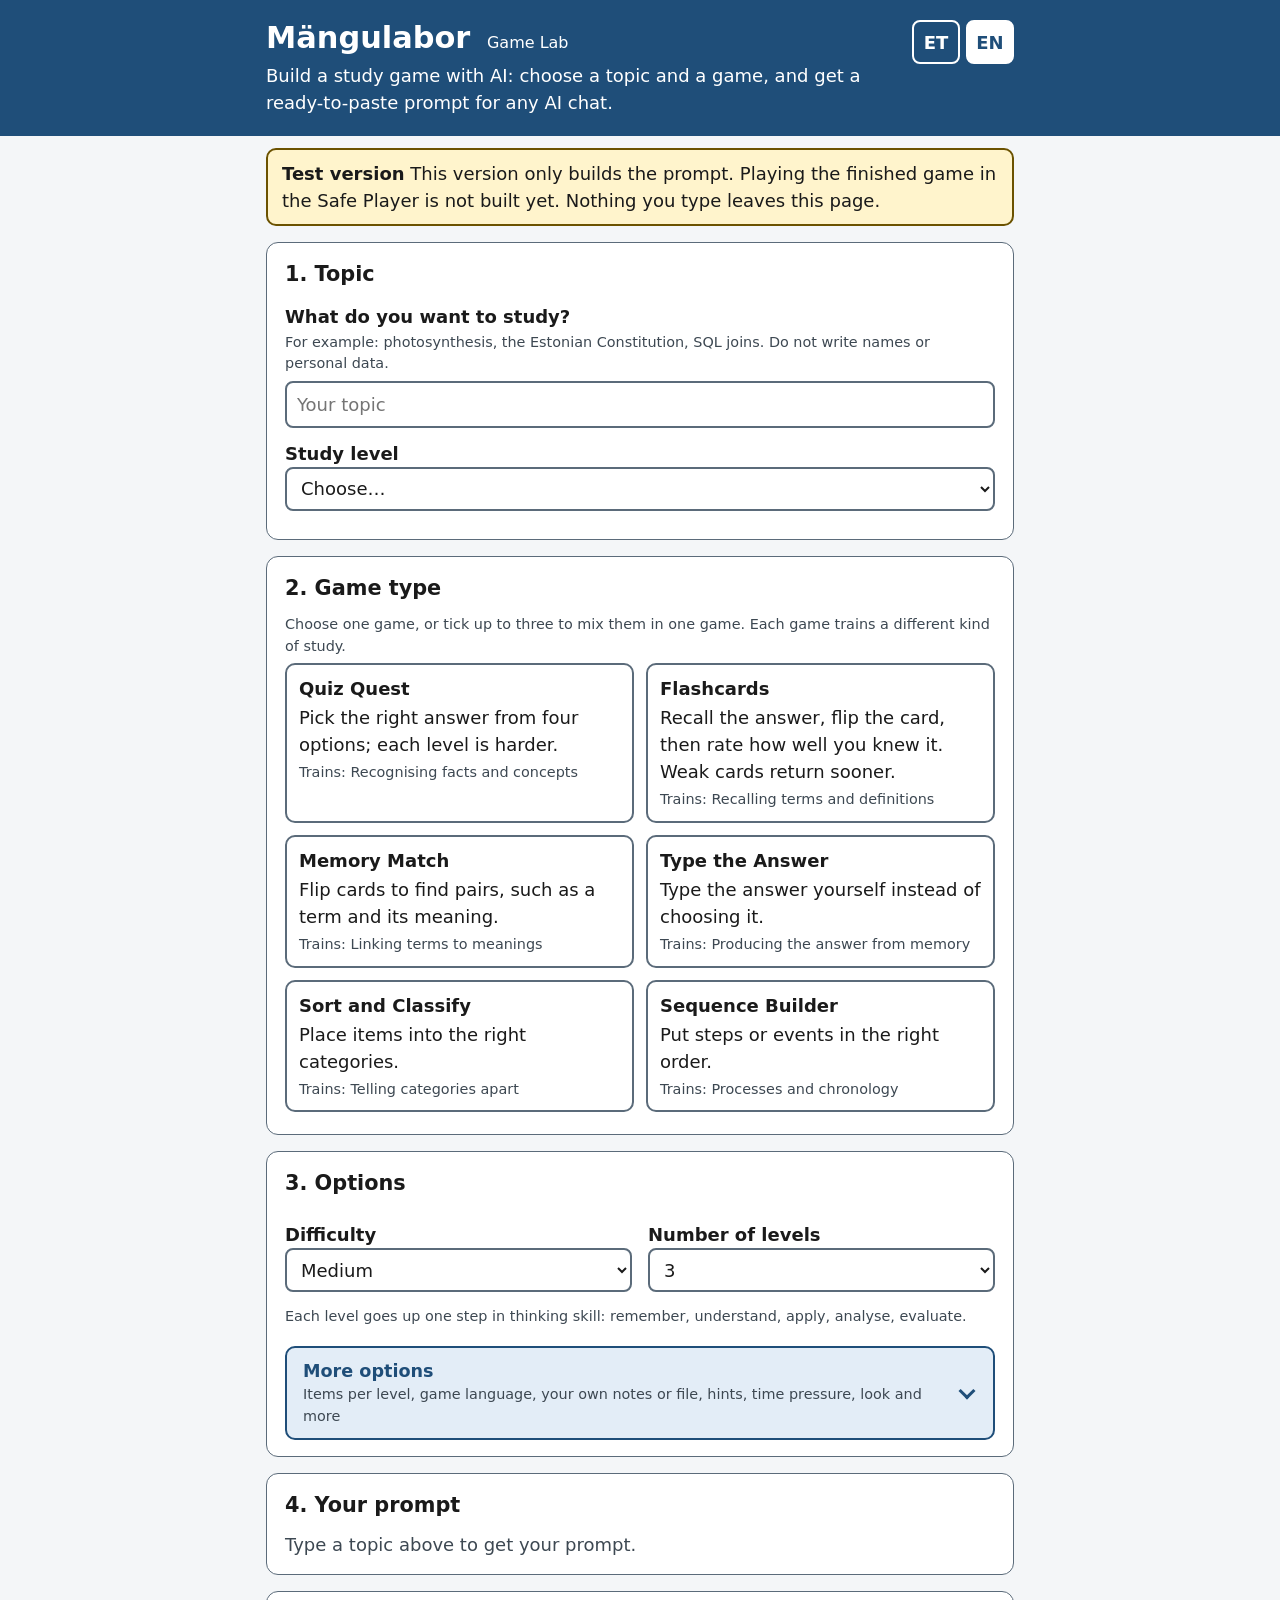
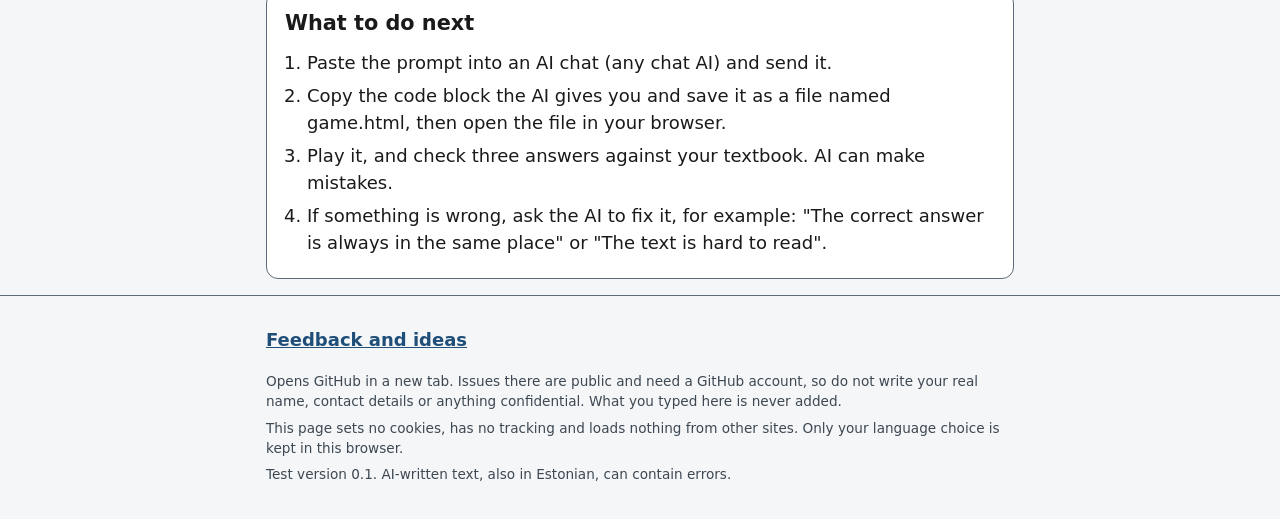
<file: index.html>
<!DOCTYPE html>
<html lang="en">
<head>
<meta charset="utf-8">
<meta name="viewport" content="width=device-width, initial-scale=1">
<title>Mängulabor</title>
<link rel="stylesheet" href="css/styles.css">
</head>
<body>
<a class="skip" href="#main" data-i18n="skip">Skip to content</a>
<header class="top">
  <div class="wrap top-row">
    <div>
      <h1 class="brand"><span data-i18n="app.name">Mängulabor</span> <span class="brand-en" data-i18n="app.name.english">Game Lab</span></h1>
      <p class="tagline" data-i18n="app.tagline"></p>
    </div>
    <div class="lang" role="group" data-i18n-aria="lang.switch" aria-label="Language">
      <button type="button" class="langbtn" data-lang="et" aria-pressed="false" lang="et">ET</button>
      <button type="button" class="langbtn" data-lang="en" aria-pressed="false" lang="en">EN</button>
    </div>
  </div>
</header>

<main id="main" class="wrap">
  <div class="note beta" role="note">
    <strong data-i18n="beta.title"></strong> <span data-i18n="beta.text"></span>
  </div>

  <section class="card" aria-labelledby="h1">
    <h2 id="h1" data-i18n="step1.title"></h2>
    <div class="field">
      <label for="topic" data-i18n="topic.label"></label>
      <p class="hint" id="topic-hint" data-i18n="topic.hint"></p>
      <input id="topic" type="text" maxlength="200" autocomplete="off" aria-describedby="topic-hint" data-i18n-placeholder="topic.placeholder">
    </div>
    <div class="field">
      <label for="level" data-i18n="level.label"></label>
      <select id="level">
        <option value="" data-i18n="choose">Choose…</option>
        <option value="intro" data-i18n="level.intro"></option>
        <option value="inter" data-i18n="level.inter"></option>
        <option value="adv" data-i18n="level.adv"></option>
        <option value="prof" data-i18n="level.prof"></option>
      </select>
    </div>
  </section>

  <section class="card" aria-labelledby="h2">
    <h2 id="h2" data-i18n="step2.title"></h2>
    <fieldset class="games">
      <legend class="hint" data-i18n="step2.hint"></legend>
      <div id="games" class="game-grid"></div>
    </fieldset>
    <p id="mix-max" class="hint" role="status" aria-live="polite"></p>
    <fieldset class="mixbox" id="mixbox" hidden>
      <legend data-i18n="mix.legend"></legend>
      <label class="check"><input type="radio" name="mixstyle" value="all" checked> <span data-i18n="mix.all"></span></label>
      <label class="check"><input type="radio" name="mixstyle" value="turns"> <span data-i18n="mix.turns"></span></label>
      <p class="hint" data-i18n="mix.hint"></p>
    </fieldset>
  </section>

  <section class="card" aria-labelledby="h3">
    <h2 id="h3" data-i18n="step3.title"></h2>
    <div class="row">
      <div class="field">
        <label for="difficulty" data-i18n="difficulty.label"></label>
        <select id="difficulty">
          <option value="easy" data-i18n="difficulty.easy"></option>
          <option value="medium" data-i18n="difficulty.medium" selected></option>
          <option value="hard" data-i18n="difficulty.hard"></option>
          <option value="adaptive" data-i18n="difficulty.adaptive"></option>
        </select>
      </div>
      <div class="field">
        <label for="levels" data-i18n="levels.label"></label>
        <select id="levels">
          <option>1</option><option>2</option><option selected>3</option><option>4</option><option>5</option>
        </select>
      </div>
    </div>
    <p class="hint" data-i18n="levels.hint"></p>

    <details class="more">
      <summary>
        <span class="more-text">
          <span class="more-title" data-i18n="more.title"></span>
          <span class="more-sub" data-i18n="more.sub"></span>
        </span>
        <span class="more-chevron" aria-hidden="true"></span>
      </summary>
      <div class="more-body">
        <div class="row">
          <div class="field">
            <label for="items" data-i18n="items.label"></label>
            <select id="items"><option>5</option><option selected>8</option><option>10</option><option>15</option></select>
          </div>
          <div class="field">
            <label for="gamelang" data-i18n="gamelang.label"></label>
            <select id="gamelang">
              <option value="page" data-i18n="gamelang.page" selected></option>
              <option value="et" data-i18n="gamelang.et"></option>
              <option value="en" data-i18n="gamelang.en"></option>
              <option value="other" data-i18n="gamelang.other"></option>
            </select>
          </div>
        </div>
        <div class="field" id="gamelang-other-wrap" hidden>
          <label for="gamelang-other" data-i18n="gamelang.other.label"></label>
          <input id="gamelang-other" type="text" maxlength="40" autocomplete="off">
        </div>

        <div class="field">
          <label for="mastery" data-i18n="mastery.label"></label>
          <select id="mastery">
            <option value="1" data-i18n="mastery.on" selected></option>
            <option value="0" data-i18n="mastery.off"></option>
          </select>
        </div>
        <div class="row">
          <div class="field">
            <label for="feedback" data-i18n="feedback.label"></label>
            <select id="feedback">
              <option value="explain" data-i18n="feedback.explain" selected></option>
              <option value="short" data-i18n="feedback.short"></option>
            </select>
          </div>
          <div class="field">
            <label for="time" data-i18n="time.label"></label>
            <select id="time">
              <option value="off" data-i18n="time.off" selected></option>
              <option value="relaxed" data-i18n="time.relaxed"></option>
              <option value="tight" data-i18n="time.tight"></option>
            </select>
          </div>
        </div>
        <div class="field">
          <label for="look" data-i18n="look.label"></label>
            <select id="look">
              <option value="light" data-i18n="look.light" selected></option>
              <option value="dark" data-i18n="look.dark"></option>
              <option value="contrast" data-i18n="look.contrast"></option>
            </select>
        </div>
        <div class="field">
          <label for="theme" data-i18n="theme.label"></label>
          <p class="hint" id="theme-hint" data-i18n="theme.hint"></p>
          <input id="theme" type="text" maxlength="60" autocomplete="off" aria-describedby="theme-hint">
        </div>

        <div class="checks">
          <label class="check"><input type="checkbox" id="replay" checked> <span data-i18n="replay.label"></span></label>
          <label class="check"><input type="checkbox" id="hints"> <span data-i18n="hints.label"></span></label>
          <label class="check"><input type="checkbox" id="lives"> <span data-i18n="lives.label"></span></label>
          <label class="check"><input type="checkbox" id="summary" checked> <span data-i18n="summary.label"></span></label>
          <label class="check"><input type="checkbox" id="progress" checked> <span data-i18n="progress.label"></span></label>
          <label class="check"><input type="checkbox" id="scoreboard"> <span data-i18n="scoreboard.label"></span></label>
        </div>

        <fieldset class="source">
          <legend data-i18n="source.label"></legend>
          <p class="hint" data-i18n="source.hint"></p>
          <label class="check"><input type="radio" name="source" value="none" checked> <span data-i18n="source.none"></span></label>
          <label class="check"><input type="radio" name="source" value="pasted"> <span data-i18n="source.pasted"></span></label>
          <label class="check"><input type="radio" name="source" value="file"> <span data-i18n="source.file"></span></label>
        </fieldset>
        <div class="field" id="notes-wrap" hidden>
          <label for="notes" data-i18n="notes.label"></label>
          <textarea id="notes" rows="8" data-i18n-placeholder="notes.placeholder"></textarea>
        </div>
        <div class="note" id="notice" role="note" hidden>
          <strong data-i18n="notice.title"></strong>
          <ul>
            <li data-i18n="notice.1"></li><li data-i18n="notice.2"></li><li data-i18n="notice.3"></li><li data-i18n="notice.4"></li>
          </ul>
        </div>
        <div class="note" id="filesteps" role="note" hidden>
          <strong data-i18n="file.title"></strong>
          <ol>
            <li data-i18n="file.1"></li><li data-i18n="file.2"></li><li data-i18n="file.3"></li>
          </ol>
        </div>
      </div>
    </details>
  </section>

  <section class="card" aria-labelledby="h4">
    <h2 id="h4" data-i18n="step4.title"></h2>
    <p id="prompt-empty" class="empty" role="status"></p>
    <div id="prompt-ready" hidden>
      <div class="actions">
        <button type="button" id="copy" class="primary" data-i18n="prompt.copy"></button>
        <span id="stats" class="stats"></span>
      </div>
      <p id="copy-status" class="status" role="status" aria-live="polite"></p>
      <div id="fallback-wrap" hidden>
        <label for="fallback" data-i18n="prompt.fallback"></label>
        <textarea id="fallback" rows="8" readonly></textarea>
      </div>
      <h3 data-i18n="prompt.preview"></h3>
      <p class="hint" data-i18n="prompt.preview.hint"></p>
      <div id="preview" class="preview"></div>
    </div>
  </section>

  <section class="card" aria-labelledby="h5">
    <h2 id="h5" data-i18n="next.title"></h2>
    <ol class="next">
      <li data-i18n="next.1"></li><li data-i18n="next.2"></li><li data-i18n="next.3"></li><li data-i18n="next.4"></li>
    </ol>
  </section>
</main>

<footer class="foot">
  <div class="wrap">
    <p><a id="feedback-link" href="https://github.com/tluhk/GameLab/issues/new/choose" target="_blank" rel="noopener noreferrer" data-i18n="nav.feedback"></a></p>
    <p class="small" data-i18n="feedback.note"></p>
    <p class="small" data-i18n="foot.privacy"></p>
    <p class="small" data-i18n="foot.version"></p>
  </div>
</footer>

<script src="data/prompts.js"></script>
<script src="data/games.js"></script>
<script src="i18n/en.js"></script>
<script src="i18n/et.js"></script>
<script src="js/prompt.js"></script>
<script src="js/app.js"></script>
</body>
</html>
</file>
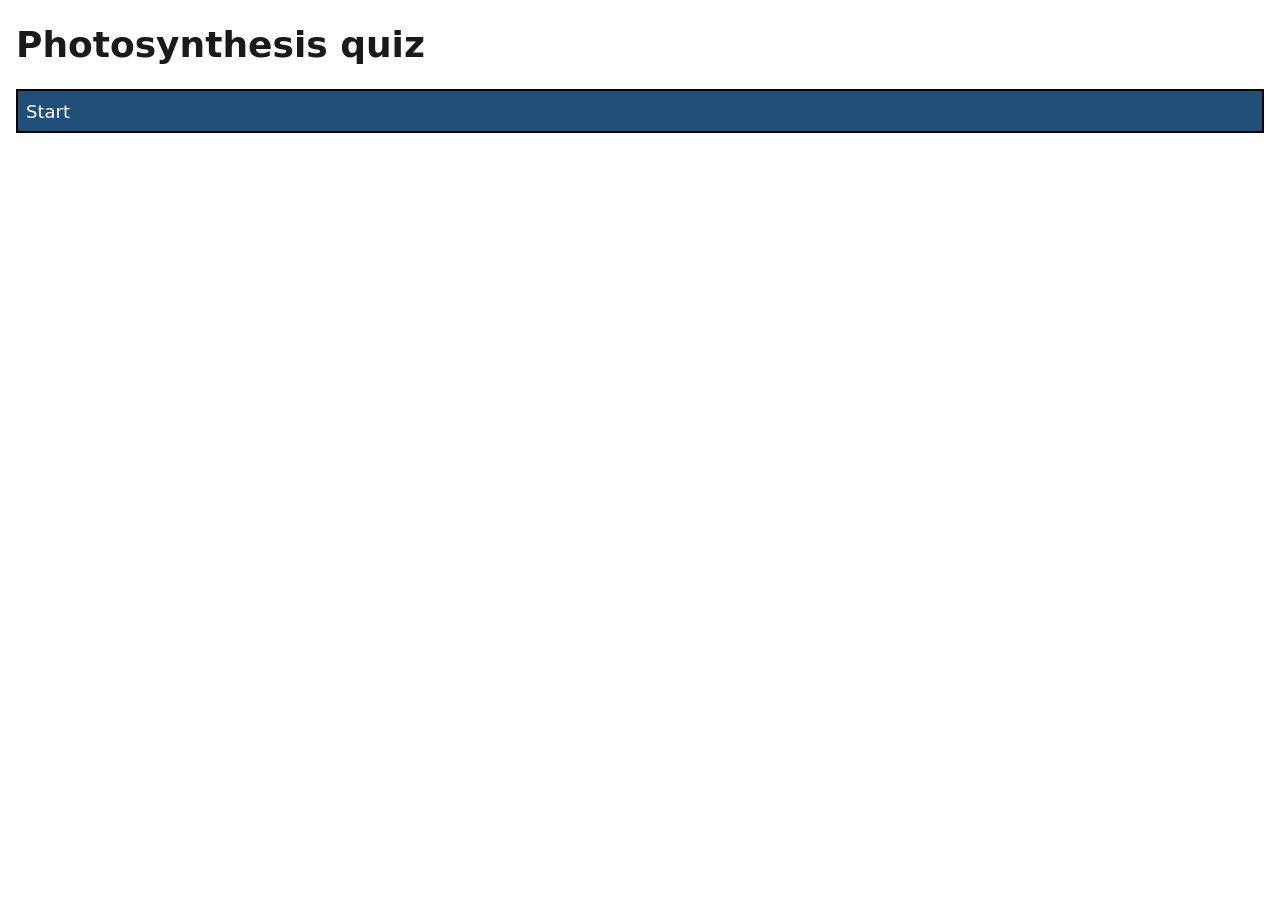
<file: tools/testdata/quiz_fetch.html>
<!DOCTYPE html><html lang="en"><head><meta charset="utf-8"><title>Quiz</title>
<style>body{background:#fff;color:#1A1A1A;font:18px system-ui;margin:16px}
button{background:#1F4E79;color:#fff;border:2px solid #000;font:18px system-ui;min-height:44px;margin:4px 0;display:block;width:100%;text-align:left;padding:8px}
button:focus{outline:3px solid #000} .ok{color:#0B6B2D} .no{color:#A61B1B}</style></head><body>
<h1>Photosynthesis quiz</h1><div id="app"></div>
<script>
// QUESTIONS: edit here
const QUESTIONS = [
    {id:"q1", question:"Which gas do plants take in for photosynthesis?", correct:"Carbon dioxide", wrong:["Oxygen", "Nitrogen", "Hydrogen"], why:"Plants use CO2 as the carbon source."},
    {id:"q2", question:"Where does photosynthesis mainly take place in a cell?", correct:"Chloroplast", wrong:["Mitochondrion", "Nucleus", "Ribosome"], why:"Chloroplasts contain chlorophyll."},
    {id:"q3", question:"Which pigment absorbs most of the light used in photosynthesis?", correct:"Chlorophyll", wrong:["Haemoglobin", "Melanin", "Keratin"], why:"Chlorophyll absorbs red and blue light."},
    {id:"q4", question:"Which product of photosynthesis is released into the air?", correct:"Oxygen", wrong:["Carbon dioxide", "Methane", "Nitrogen"], why:"Oxygen comes from splitting water."},
    {id:"q5", question:"What sugar is made in photosynthesis?", correct:"Glucose", wrong:["Lactose", "Sucrose only", "Maltose"], why:"Glucose is built in the Calvin cycle."},
    {id:"q6", question:"What provides the energy for photosynthesis?", correct:"Light", wrong:["Heat from soil", "Wind", "Gravity"], why:"Light drives the light reactions."},
    {id:"q7", question:"Which process in the leaf lets gases in and out?", correct:"Stomata", wrong:["Xylem flow", "Roots", "Petals"], why:"Stomata are small pores."},
    {id:"q8", question:"What is the source of the oxygen released?", correct:"Water", wrong:["Glucose", "Carbon dioxide", "Chlorophyll"], why:"Water is split in the light reactions."}
];
function shuffle(a){a=a.slice();for(let i=a.length-1;i>0;i--){const j=Math.floor(Math.random()*(i+1));[a[i],a[j]]=[a[j],a[i]];}return a;}
function saveData(k,v){try{localStorage.setItem('mangulabor:quiz:'+k,JSON.stringify(v))}catch(e){mem[k]=v}}
const mem={};
fetch('https://example.com/log');
const app=document.getElementById('app'); let order,pos=0;
function start(){app.innerHTML='<button id="s">Start</button>';document.getElementById('s').onclick=()=>{order=shuffle(QUESTIONS);pos=0;show()}}
function show(){ if(pos>=order.length){app.innerHTML='<p>Done!</p>';return}
 const it=order[pos]; const opts=shuffle([it.correct].concat(it.wrong));
 app.innerHTML='<p role="status" aria-live="polite" id="fb"></p><p>'+it.question+'</p>';
 opts.forEach(o=>{const b=document.createElement('button');b.textContent=o;b.onclick=()=>answer(it,o,opts);app.appendChild(b)});
}
function answer(it,o,opts){ const ok=o===it.correct; document.getElementById('fb').innerHTML=ok?'<span class="ok">✔ Correct.</span> '+it.why:'<span class="no">✘ Wrong.</span> Right: '+it.correct+'. '+it.why;
 const n=document.createElement('button');n.textContent='Next';n.onclick=()=>{pos++;show()};app.appendChild(n);}
start();
</script></body></html>
</file>
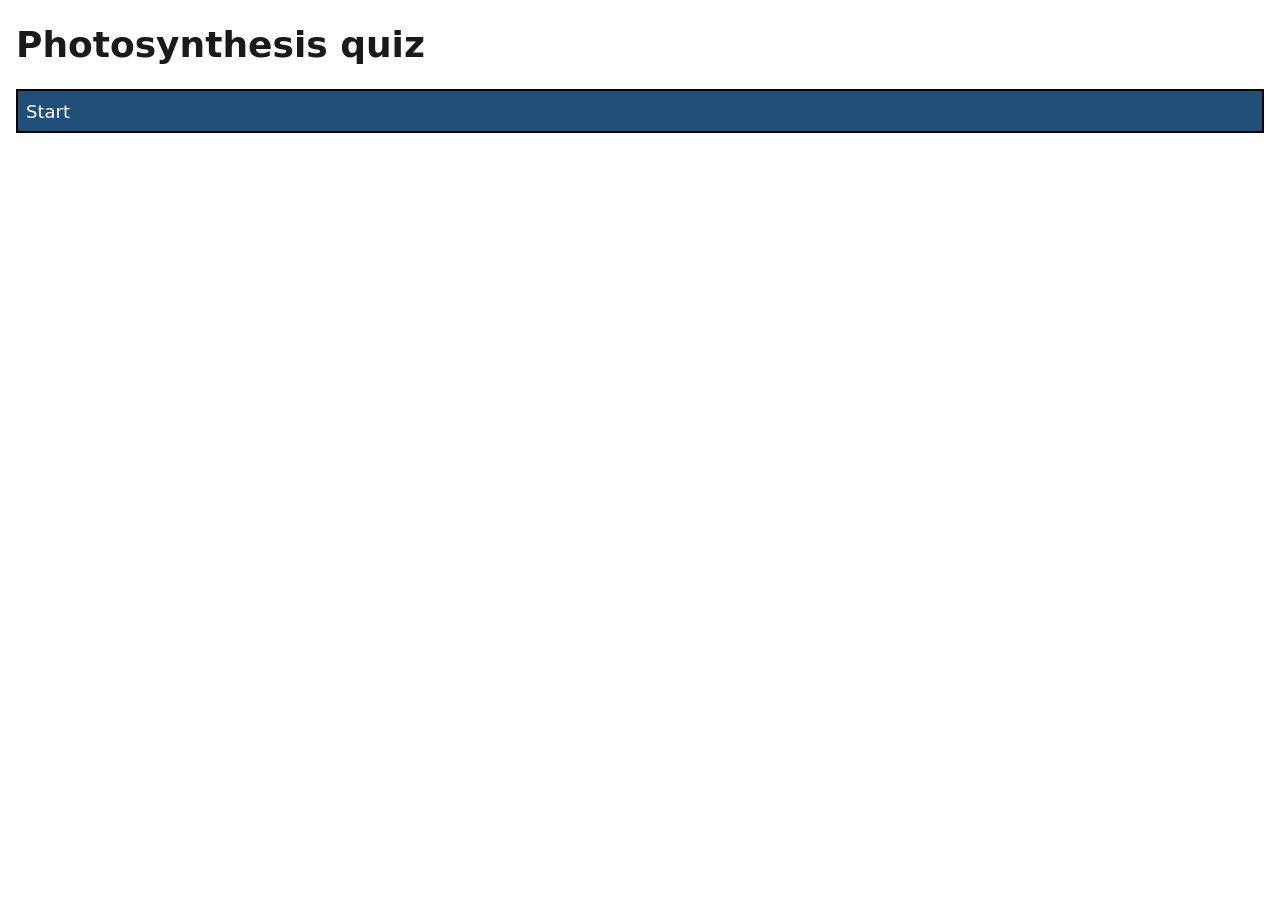
<file: tools/testdata/quiz_good.html>
<!DOCTYPE html><html lang="en"><head><meta charset="utf-8"><title>Quiz</title>
<style>body{background:#fff;color:#1A1A1A;font:18px system-ui;margin:16px}
button{background:#1F4E79;color:#fff;border:2px solid #000;font:18px system-ui;min-height:44px;margin:4px 0;display:block;width:100%;text-align:left;padding:8px}
button:focus{outline:3px solid #000} .ok{color:#0B6B2D} .no{color:#A61B1B}</style></head><body>
<h1>Photosynthesis quiz</h1><div id="app"></div>
<script>
// QUESTIONS: edit here
const QUESTIONS = [
    {id:"q1", question:"Which gas do plants take in for photosynthesis?", correct:"Carbon dioxide", wrong:["Oxygen", "Nitrogen", "Hydrogen"], why:"Plants use CO2 as the carbon source."},
    {id:"q2", question:"Where does photosynthesis mainly take place in a cell?", correct:"Chloroplast", wrong:["Mitochondrion", "Nucleus", "Ribosome"], why:"Chloroplasts contain chlorophyll."},
    {id:"q3", question:"Which pigment absorbs most of the light used in photosynthesis?", correct:"Chlorophyll", wrong:["Haemoglobin", "Melanin", "Keratin"], why:"Chlorophyll absorbs red and blue light."},
    {id:"q4", question:"Which product of photosynthesis is released into the air?", correct:"Oxygen", wrong:["Carbon dioxide", "Methane", "Nitrogen"], why:"Oxygen comes from splitting water."},
    {id:"q5", question:"What sugar is made in photosynthesis?", correct:"Glucose", wrong:["Lactose", "Sucrose only", "Maltose"], why:"Glucose is built in the Calvin cycle."},
    {id:"q6", question:"What provides the energy for photosynthesis?", correct:"Light", wrong:["Heat from soil", "Wind", "Gravity"], why:"Light drives the light reactions."},
    {id:"q7", question:"Which process in the leaf lets gases in and out?", correct:"Stomata", wrong:["Xylem flow", "Roots", "Petals"], why:"Stomata are small pores."},
    {id:"q8", question:"What is the source of the oxygen released?", correct:"Water", wrong:["Glucose", "Carbon dioxide", "Chlorophyll"], why:"Water is split in the light reactions."}
];
function shuffle(a){a=a.slice();for(let i=a.length-1;i>0;i--){const j=Math.floor(Math.random()*(i+1));[a[i],a[j]]=[a[j],a[i]];}return a;}
function saveData(k,v){try{localStorage.setItem('mangulabor:quiz:'+k,JSON.stringify(v))}catch(e){mem[k]=v}}
const mem={};

const app=document.getElementById('app'); let order,pos=0;
function start(){app.innerHTML='<button id="s">Start</button>';document.getElementById('s').onclick=()=>{order=shuffle(QUESTIONS);pos=0;show()}}
function show(){ if(pos>=order.length){app.innerHTML='<p>Done!</p>';return}
 const it=order[pos]; const opts=shuffle([it.correct].concat(it.wrong));
 app.innerHTML='<p role="status" aria-live="polite" id="fb"></p><p>'+it.question+'</p>';
 opts.forEach(o=>{const b=document.createElement('button');b.textContent=o;b.onclick=()=>answer(it,o,opts);app.appendChild(b)});
}
function answer(it,o,opts){ const ok=o===it.correct; document.getElementById('fb').innerHTML=ok?'<span class="ok">✔ Correct.</span> '+it.why:'<span class="no">✘ Wrong.</span> Right: '+it.correct+'. '+it.why;
 const n=document.createElement('button');n.textContent='Next';n.onclick=()=>{pos++;show()};app.appendChild(n);}
start();
</script></body></html>
</file>
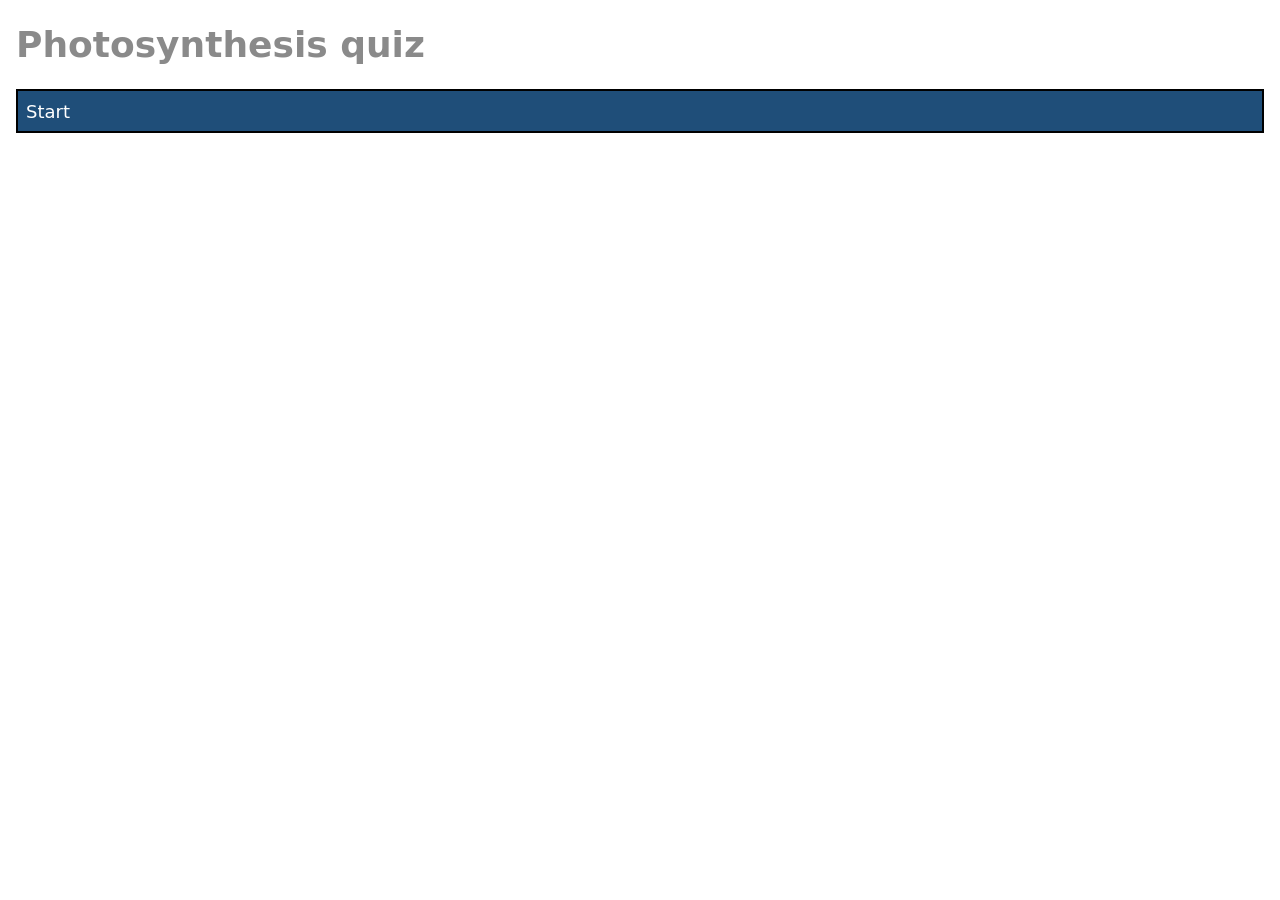
<file: tools/testdata/quiz_lowcontrast.html>
<!DOCTYPE html><html lang="en"><head><meta charset="utf-8"><title>Quiz</title>
<style>body{background:#fff;color:#8a8a8a;font:18px system-ui;margin:16px}
button{background:#1F4E79;color:#fff;border:2px solid #000;font:18px system-ui;min-height:44px;margin:4px 0;display:block;width:100%;text-align:left;padding:8px}
button:focus{outline:3px solid #000} .ok{color:#0B6B2D} .no{color:#A61B1B}</style></head><body>
<h1>Photosynthesis quiz</h1><div id="app"></div>
<script>
// QUESTIONS: edit here
const QUESTIONS = [
    {id:"q1", question:"Which gas do plants take in for photosynthesis?", correct:"Carbon dioxide", wrong:["Oxygen", "Nitrogen", "Hydrogen"], why:"Plants use CO2 as the carbon source."},
    {id:"q2", question:"Where does photosynthesis mainly take place in a cell?", correct:"Chloroplast", wrong:["Mitochondrion", "Nucleus", "Ribosome"], why:"Chloroplasts contain chlorophyll."},
    {id:"q3", question:"Which pigment absorbs most of the light used in photosynthesis?", correct:"Chlorophyll", wrong:["Haemoglobin", "Melanin", "Keratin"], why:"Chlorophyll absorbs red and blue light."},
    {id:"q4", question:"Which product of photosynthesis is released into the air?", correct:"Oxygen", wrong:["Carbon dioxide", "Methane", "Nitrogen"], why:"Oxygen comes from splitting water."},
    {id:"q5", question:"What sugar is made in photosynthesis?", correct:"Glucose", wrong:["Lactose", "Sucrose only", "Maltose"], why:"Glucose is built in the Calvin cycle."},
    {id:"q6", question:"What provides the energy for photosynthesis?", correct:"Light", wrong:["Heat from soil", "Wind", "Gravity"], why:"Light drives the light reactions."},
    {id:"q7", question:"Which process in the leaf lets gases in and out?", correct:"Stomata", wrong:["Xylem flow", "Roots", "Petals"], why:"Stomata are small pores."},
    {id:"q8", question:"What is the source of the oxygen released?", correct:"Water", wrong:["Glucose", "Carbon dioxide", "Chlorophyll"], why:"Water is split in the light reactions."}
];
function shuffle(a){a=a.slice();for(let i=a.length-1;i>0;i--){const j=Math.floor(Math.random()*(i+1));[a[i],a[j]]=[a[j],a[i]];}return a;}
function saveData(k,v){try{localStorage.setItem('mangulabor:quiz:'+k,JSON.stringify(v))}catch(e){mem[k]=v}}
const mem={};

const app=document.getElementById('app'); let order,pos=0;
function start(){app.innerHTML='<button id="s">Start</button>';document.getElementById('s').onclick=()=>{order=shuffle(QUESTIONS);pos=0;show()}}
function show(){ if(pos>=order.length){app.innerHTML='<p>Done!</p>';return}
 const it=order[pos]; const opts=shuffle([it.correct].concat(it.wrong));
 app.innerHTML='<p role="status" aria-live="polite" id="fb"></p><p>'+it.question+'</p>';
 opts.forEach(o=>{const b=document.createElement('button');b.textContent=o;b.onclick=()=>answer(it,o,opts);app.appendChild(b)});
}
function answer(it,o,opts){ const ok=o===it.correct; document.getElementById('fb').innerHTML=ok?'<span class="ok">✔ Correct.</span> '+it.why:'<span class="no">✘ Wrong.</span> Right: '+it.correct+'. '+it.why;
 const n=document.createElement('button');n.textContent='Next';n.onclick=()=>{pos++;show()};app.appendChild(n);}
start();
</script></body></html>
</file>
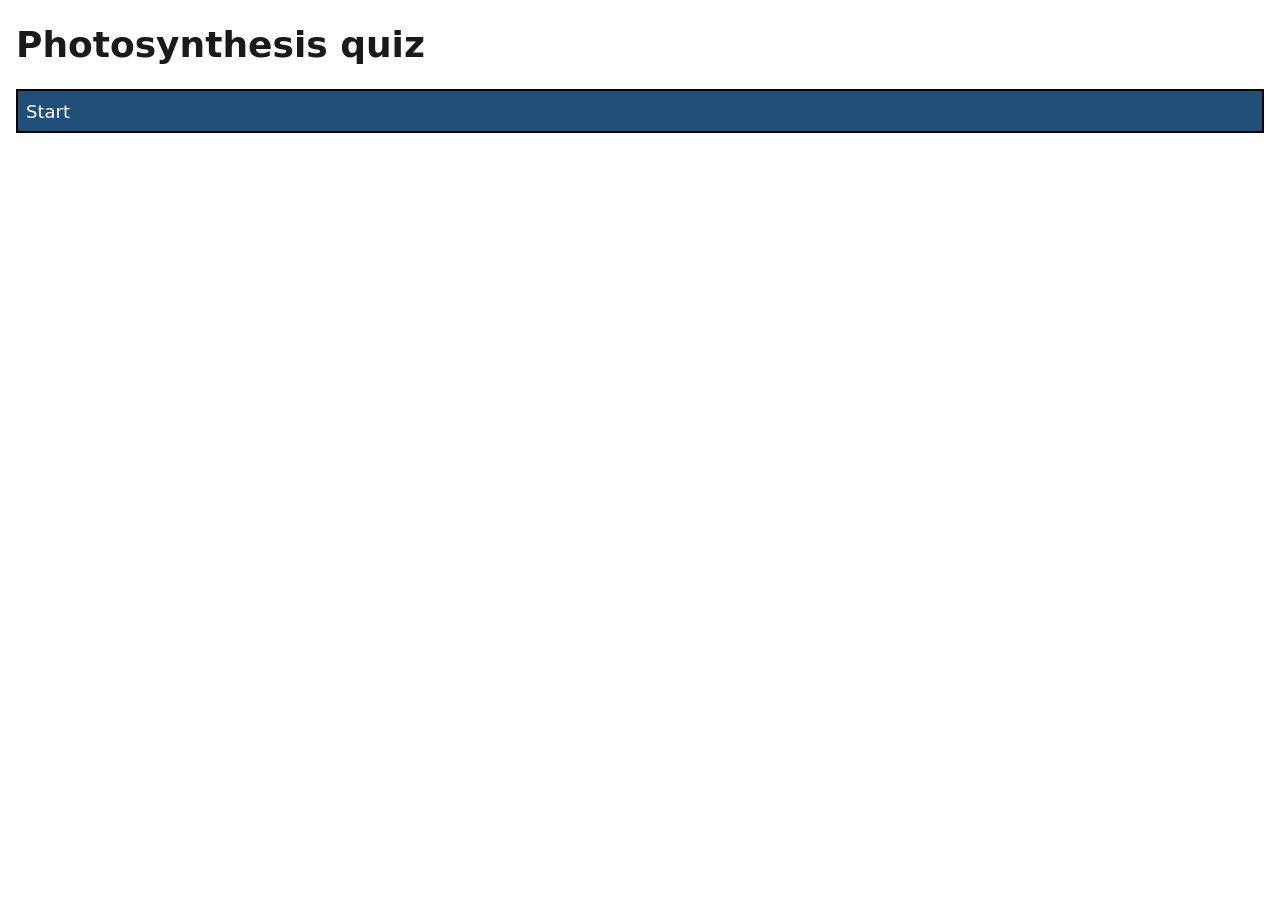
<file: tools/testdata/quiz_unshuffled.html>
<!DOCTYPE html><html lang="en"><head><meta charset="utf-8"><title>Quiz</title>
<style>body{background:#fff;color:#1A1A1A;font:18px system-ui;margin:16px}
button{background:#1F4E79;color:#fff;border:2px solid #000;font:18px system-ui;min-height:44px;margin:4px 0;display:block;width:100%;text-align:left;padding:8px}
button:focus{outline:3px solid #000} .ok{color:#0B6B2D} .no{color:#A61B1B}</style></head><body>
<h1>Photosynthesis quiz</h1><div id="app"></div>
<script>
// QUESTIONS: edit here
const QUESTIONS = [
    {id:"q1", question:"Which gas do plants take in for photosynthesis?", correct:"Carbon dioxide", wrong:["Oxygen", "Nitrogen", "Hydrogen"], why:"Plants use CO2 as the carbon source."},
    {id:"q2", question:"Where does photosynthesis mainly take place in a cell?", correct:"Chloroplast", wrong:["Mitochondrion", "Nucleus", "Ribosome"], why:"Chloroplasts contain chlorophyll."},
    {id:"q3", question:"Which pigment absorbs most of the light used in photosynthesis?", correct:"Chlorophyll", wrong:["Haemoglobin", "Melanin", "Keratin"], why:"Chlorophyll absorbs red and blue light."},
    {id:"q4", question:"Which product of photosynthesis is released into the air?", correct:"Oxygen", wrong:["Carbon dioxide", "Methane", "Nitrogen"], why:"Oxygen comes from splitting water."},
    {id:"q5", question:"What sugar is made in photosynthesis?", correct:"Glucose", wrong:["Lactose", "Sucrose only", "Maltose"], why:"Glucose is built in the Calvin cycle."},
    {id:"q6", question:"What provides the energy for photosynthesis?", correct:"Light", wrong:["Heat from soil", "Wind", "Gravity"], why:"Light drives the light reactions."},
    {id:"q7", question:"Which process in the leaf lets gases in and out?", correct:"Stomata", wrong:["Xylem flow", "Roots", "Petals"], why:"Stomata are small pores."},
    {id:"q8", question:"What is the source of the oxygen released?", correct:"Water", wrong:["Glucose", "Carbon dioxide", "Chlorophyll"], why:"Water is split in the light reactions."}
];
function shuffle(a){a=a.slice();for(let i=a.length-1;i>0;i--){const j=Math.floor(Math.random()*(i+1));[a[i],a[j]]=[a[j],a[i]];}return a;}
function saveData(k,v){try{localStorage.setItem('mangulabor:quiz:'+k,JSON.stringify(v))}catch(e){mem[k]=v}}
const mem={};

const app=document.getElementById('app'); let order,pos=0;
function start(){app.innerHTML='<button id="s">Start</button>';document.getElementById('s').onclick=()=>{order=shuffle(QUESTIONS);pos=0;show()}}
function show(){ if(pos>=order.length){app.innerHTML='<p>Done!</p>';return}
 const it=order[pos]; const opts=[it.correct].concat(it.wrong);
 app.innerHTML='<p role="status" aria-live="polite" id="fb"></p><p>'+it.question+'</p>';
 opts.forEach(o=>{const b=document.createElement('button');b.textContent=o;b.onclick=()=>answer(it,o,opts);app.appendChild(b)});
}
function answer(it,o,opts){ const ok=o===it.correct; document.getElementById('fb').innerHTML=ok?'<span class="ok">✔ Correct.</span> '+it.why:'<span class="no">✘ Wrong.</span> Right: '+it.correct+'. '+it.why;
 const n=document.createElement('button');n.textContent='Next';n.onclick=()=>{pos++;show()};app.appendChild(n);}
start();
</script></body></html>
</file>
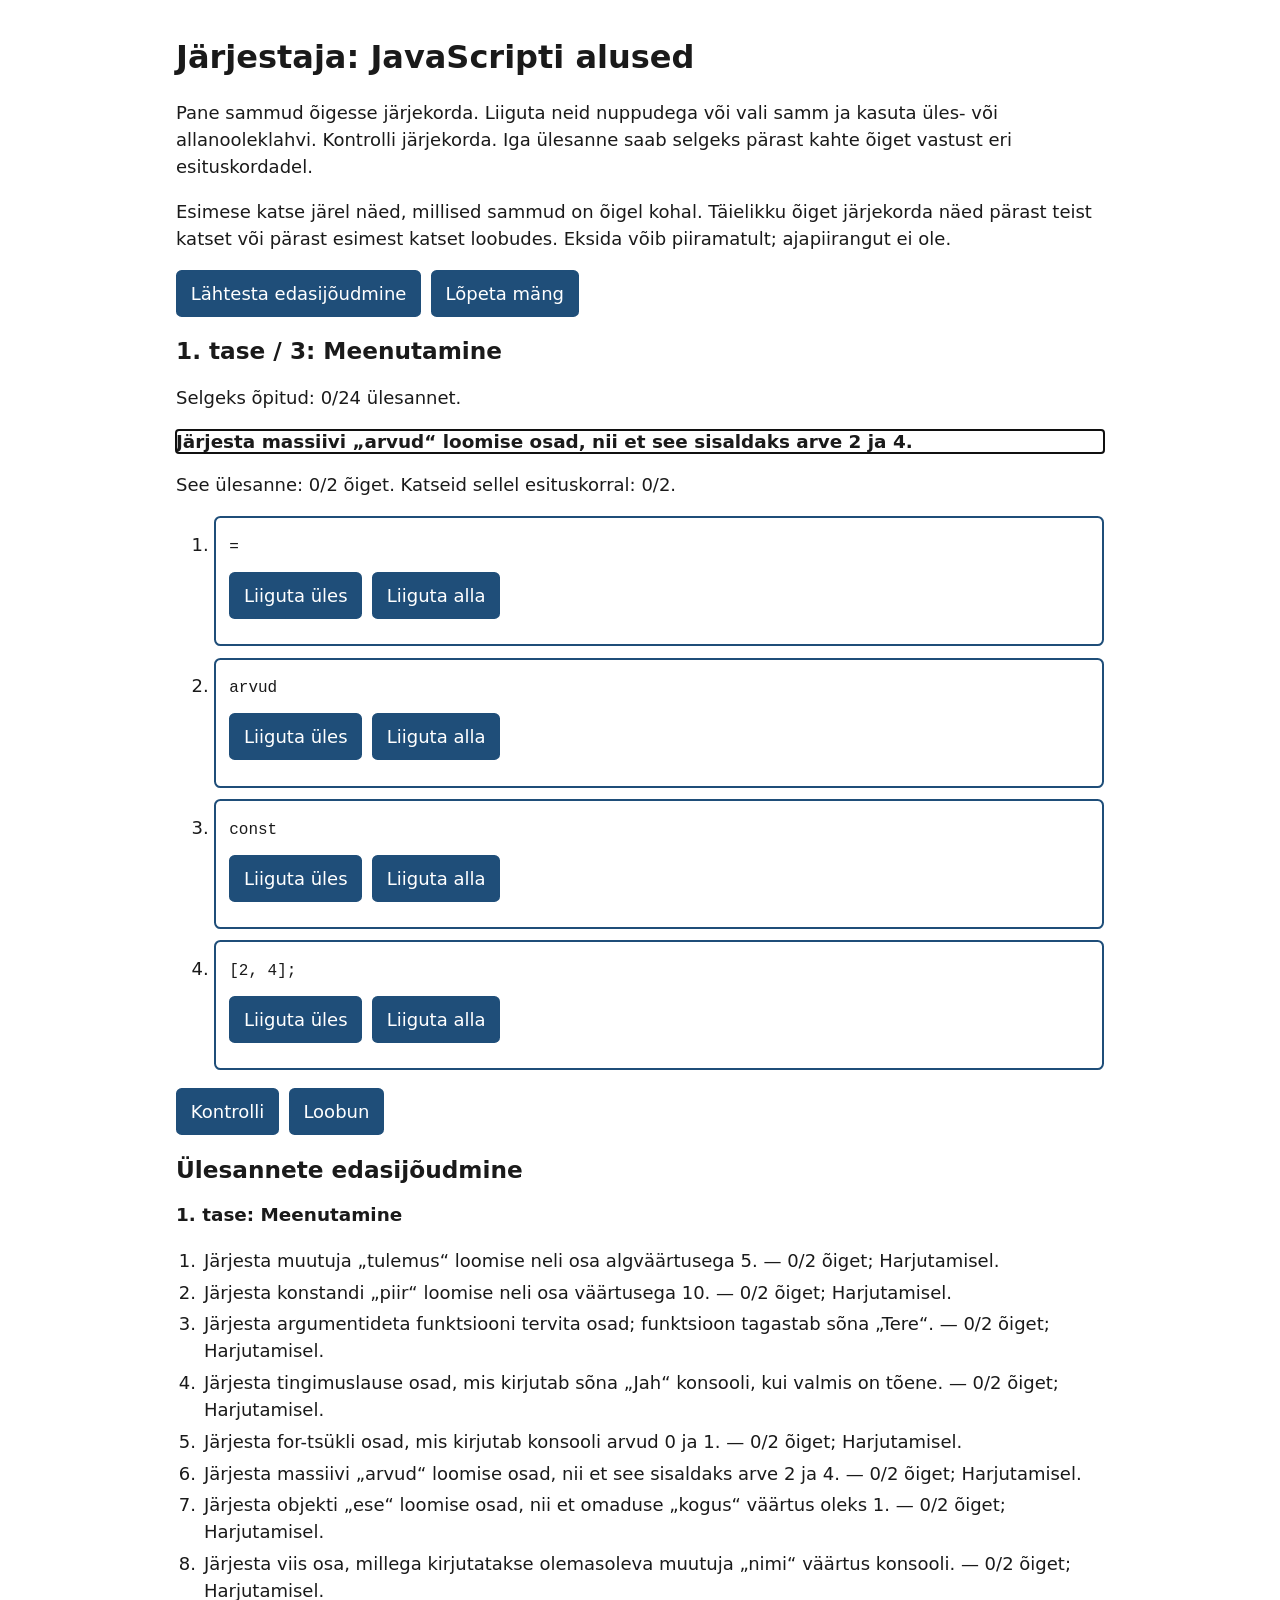
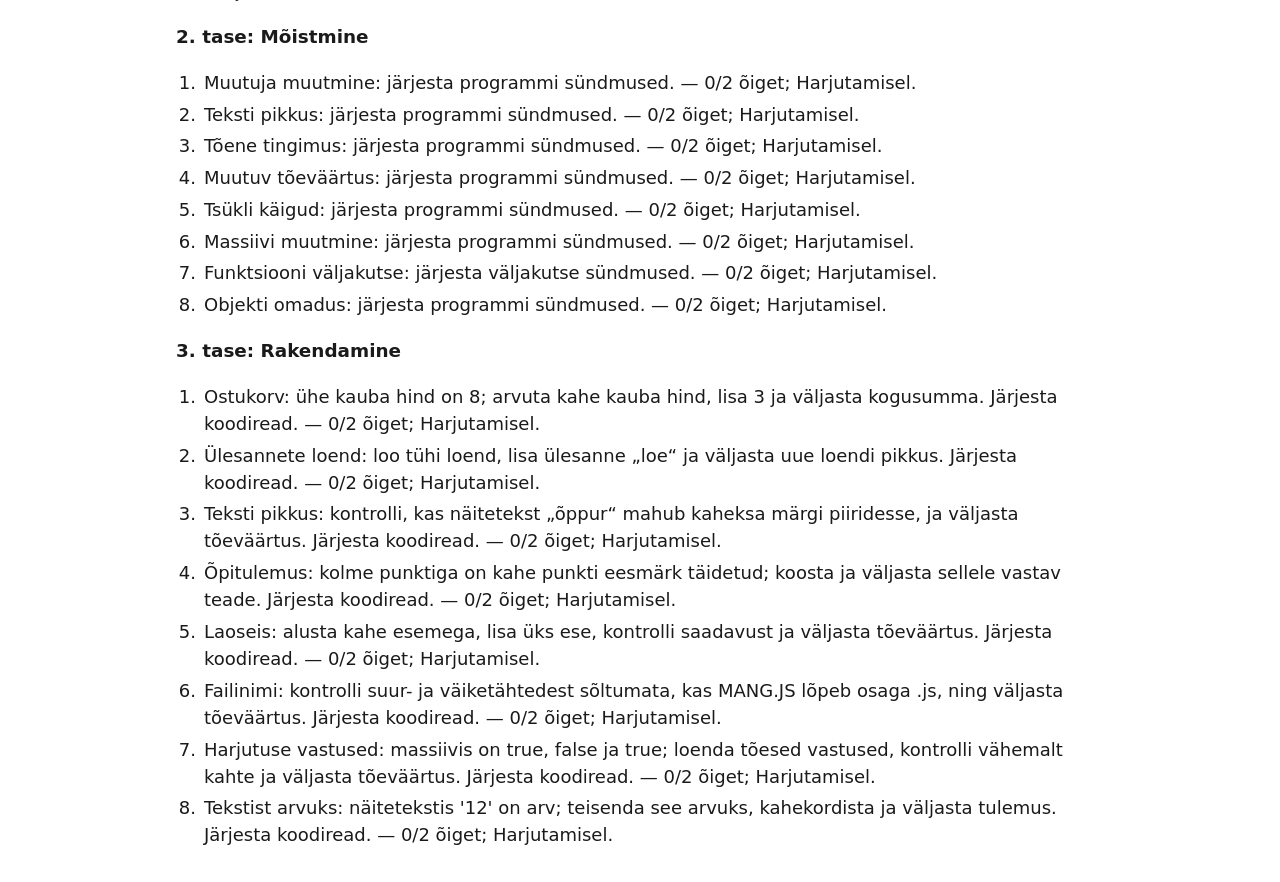
<file: trials/runs/et-sequence-javascript-run1.html>
<!doctype html>
<html lang="et">
<head>
  <meta charset="utf-8">
  <meta name="viewport" content="width=device-width, initial-scale=1">
  <title>Järjestaja: JavaScripti alused</title>
  <style>
    * { box-sizing: border-box; }
    html, body { background: #FFFFFF; color: #1A1A1A; }
    body { margin: 0 auto; padding: 1rem; max-width: 60rem; font: 18px/1.5 system-ui, -apple-system, BlinkMacSystemFont, "Segoe UI", sans-serif; }
    header, main, section, div, p, h1, h2, h3, ol, ul, li, span, strong, label, code, pre, textarea, noscript {
      background: #FFFFFF; color: #1A1A1A;
    }
    h1, h2, h3 { line-height: 1.25; }
    h1 { font-size: 2rem; }
    h2 { font-size: 1.45rem; }
    h3 { font-size: 1.15rem; }
    section { margin: 1.2rem 0; }
    button { min-height: 44px; min-width: 44px; padding: .5rem .8rem; border: 2px solid #1F4E79;
      border-radius: .35rem; background: #1F4E79; color: #FFFFFF; font: inherit; cursor: pointer; }
    button:disabled { border-style: dashed; border-color: #1F4E79; background: #1F4E79; color: #FFFFFF; cursor: default; }
    button:focus-visible, li:focus-visible, textarea:focus-visible {
      outline: 3px solid #000000; outline-offset: 3px;
    }
    .actions, .move-buttons { display: flex; flex-wrap: wrap; gap: .6rem; margin: .8rem 0; }
    .step-list { padding-left: 2.4rem; }
    .step-list li { padding: .8rem; margin: .7rem 0; border: 2px solid #1F4E79; border-radius: .4rem; }
    .step-list li:focus { outline: 3px solid #000000; outline-offset: 3px; }
    .step-text { margin: 0; white-space: pre-wrap; overflow-wrap: anywhere; }
    .step-text code, .answer-list code { background: #FFFFFF; color: #1A1A1A; font: 1rem/1.5 ui-monospace, SFMono-Regular, Consolas, monospace; }
    .question-title { white-space: pre-wrap; overflow-wrap: anywhere; }
    .feedback { border: 2px solid #1F4E79; padding: .8rem; margin: .8rem 0; }
    .correct { color: #0B6B2D; background: #FFFFFF; font-weight: 700; }
    .wrong { color: #A61B1B; background: #FFFFFF; font-weight: 700; }
    .feedback.correct-box { border-color: #0B6B2D; }
    .feedback.wrong-box { border-color: #A61B1B; }
    .mark { display: block; margin-top: .4rem; }
    .answer-list li, .progress-list li, .practice-list li { padding: .15rem; overflow-wrap: anywhere; }
    .progress-list { padding-left: 1.6rem; }
    #saveNote, #errorMessage { border: 2px solid #1A1A1A; padding: .7rem; }
    textarea { width: 100%; min-height: 10rem; padding: .7rem; border: 2px solid #1A1A1A;
      border-radius: .3rem; background: #FFFFFF; color: #1A1A1A; font: inherit; }
    [hidden] { display: none !important; }
  </style>
</head>
<body>
  <header>
    <h1>Järjestaja: JavaScripti alused</h1>
    <p>Pane sammud õigesse järjekorda. Liiguta neid nuppudega või vali samm ja kasuta üles- või allanooleklahvi. Kontrolli järjekorda. Iga ülesanne saab selgeks pärast kahte õiget vastust eri esituskordadel.</p>
    <p>Esimese katse järel näed, millised sammud on õigel kohal. Täielikku õiget järjekorda näed pärast teist katset või pärast esimest katset loobudes. Eksida võib piiramatult; ajapiirangut ei ole.</p>
    <div class="actions"><button type="button" id="resetButton">Lähtesta edasijõudmine</button><button type="button" id="finishButton">Lõpeta mäng</button></div>
    <p id="saveNote" hidden role="status"></p>
    <p id="errorMessage" hidden role="alert"></p>
  </header>
  <main>
    <section id="questionArea" aria-live="polite" aria-label="Praegune ülesanne">
      <h2 id="levelName"></h2>
      <p id="overallProgress"></p>
      <h3 id="questionTitle" class="question-title"></h3>
      <p id="taskProgress"></p>
      <ol id="steps" class="step-list"></ol>
      <div class="actions">
        <button type="button" id="checkButton">Kontrolli</button>
        <button type="button" id="giveUpButton" disabled>Loobun</button>
        <button type="button" id="laterButton" hidden>Harjutan hiljem</button>
        <button type="button" id="nextButton" hidden>Järgmine ülesanne</button>
      </div>
      <div id="feedback" class="feedback" role="status" aria-live="polite" hidden></div>
    </section>
    <section id="summaryArea" hidden aria-label="Mängu tulemus">
      <h2>Tulemus</h2>
      <p id="summaryCounts"></p>
      <h3>Veel harjutamist vajavad ülesanded</h3>
      <ul id="practiceList" class="practice-list"></ul>
      <p>Soovitus: mängi mõnel teisel päeval uuesti, et õpitut kinnistada.</p>
      <div class="actions"><button type="button" id="resumeButton">Jätka harjutamist</button><button type="button" id="copyButton">Kopeeri minu tulemus</button></div>
      <p id="copyMessage" role="status" aria-live="polite"></p>
      <div id="copyFallback" hidden><label for="resultText">Kopeeri tulemus sellest tekstiväljast:</label><textarea id="resultText" readonly></textarea></div>
    </section>
    <section id="progressArea" aria-label="Ülesannete edasijõudmine">
      <h2>Ülesannete edasijõudmine</h2>
      <div id="progressLists"></div>
    </section>
  </main>
  <noscript>See mäng vajab brauseris JavaScripti. Luba JavaScript ja ava fail uuesti.</noscript>
  <script>
    "use strict";

    // QUESTIONS: edit here — igas tasemes on kaheksa ülesannet; steps on õiges järjekorras.
    const QUESTIONS = [
      [ // 1. tase: meenutamine (JavaScripti kirjakuju)
        { id: "m1", title: "Järjesta muutuja „tulemus“ loomise neli osa algväärtusega 5.",
          steps: ["let", "tulemus", "=", "5;"],
          why: "Muutuja loomisel tuleb let, siis muutuja nimi, võrdusmärk ja algväärtus." },
        { id: "m2", title: "Järjesta konstandi „piir“ loomise neli osa väärtusega 10.",
          steps: ["const", "piir", "=", "10;"],
          why: "Konstandi loomisel tuleb const, siis nimi, võrdusmärk ja algväärtus." },
        { id: "m3", title: "Järjesta argumentideta funktsiooni tervita osad; funktsioon tagastab sõna „Tere“.",
          steps: ["function", "tervita()", "{", "return 'Tere';", "}"],
          why: "Funktsiooni deklaratsioonis eelnevad võtmesõna ja nimi kehale, mille sees on tagastuslause." },
        { id: "m4", title: "Järjesta tingimuslause osad, mis kirjutab sõna „Jah“ konsooli, kui valmis on tõene.",
          steps: ["if", "(valmis)", "{", "console.log('Jah');", "}"],
          why: "if-tingimusele järgneb loogelistes sulgudes keha, mida täidetakse tõese tingimuse korral." },
        { id: "m5", title: "Järjesta for-tsükli osad, mis kirjutab konsooli arvud 0 ja 1.",
          steps: ["for", "(let i = 0; i < 2; i++)", "{", "console.log(i);", "}"],
          why: "for-tsükli päisele järgnev keha käivitatakse väärtustel i = 0 ja i = 1." },
        { id: "m6", title: "Järjesta massiivi „arvud“ loomise osad, nii et see sisaldaks arve 2 ja 4.",
          steps: ["const", "arvud", "=", "[2, 4];"],
          why: "Massiiv määratakse muutujale võrdusmärgiga ning selle elemendid kirjutatakse nurksulgudesse." },
        { id: "m7", title: "Järjesta objekti „ese“ loomise osad, nii et omaduse „kogus“ väärtus oleks 1.",
          steps: ["const", "ese", "=", "{ kogus: 1 };"],
          why: "Objekt määratakse nimele võrdusmärgiga ning omadus ja väärtus kirjutatakse loogeliste sulgude sisse." },
        { id: "m8", title: "Järjesta viis osa, millega kirjutatakse olemasoleva muutuja „nimi“ väärtus konsooli.",
          steps: ["console", ".", "log", "(nimi)", ";"],
          why: "Konsoolimeetodi väljakutses tuleb objekti nime järel punkt, meetodi nimi ja sulgudes argument." }
      ],
      [ // 2. tase: mõistmine (programmi täitmise jälgimine)
        { id: "s1", title: "Muutuja muutmine: järjesta programmi sündmused.\nlet arv = 2;\narv = arv + 3;\nconsole.log(arv);\narv = arv * 2;",
          steps: ["arv saab algväärtuseks 2.", "arvule liidetakse 3 ja uus väärtus on 5.", "Konsooli kirjutatakse 5.", "arv saab väärtuse 10."],
          why: "Käsud täidetakse ülalt alla ning konsooli kirjutamise ajal on muutuja väärtus 5." },
        { id: "s2", title: "Teksti pikkus: järjesta programmi sündmused.\nconst tekst = 'Tere';\nconst pikkus = tekst.length;\nconsole.log(pikkus);\nconsole.log(tekst);",
          steps: ["tekst saab väärtuse 'Tere'.", "pikkus saab väärtuse 4.", "Konsooli kirjutatakse 4.", "Konsooli kirjutatakse Tere."],
          why: "Sõnes 'Tere' on neli märki ja konsoolikutsed täidetakse koodis antud järjekorras." },
        { id: "s3", title: "Tõene tingimus: järjesta programmi sündmused.\nconst arv = 4;\nif (arv > 3) { console.log('Suurem'); }\nconsole.log('Valmis');",
          steps: ["arv saab väärtuse 4.", "Kontroll 4 > 3 annab tõese tulemuse.", "Konsooli kirjutatakse Suurem.", "Konsooli kirjutatakse Valmis."],
          why: "Tõese tingimuse korral täidetakse esmalt if-keha ja seejärel järgmine käsk." },
        { id: "s4", title: "Muutuv tõeväärtus: järjesta programmi sündmused.\nlet valmis = false;\nvalmis = true;\nif (valmis) { console.log('Jah'); }\nconsole.log('Lõpp');",
          steps: ["valmis saab algväärtuseks false.", "valmis saab väärtuse true.", "Konsooli kirjutatakse Jah.", "Konsooli kirjutatakse Lõpp."],
          why: "Tingimus kasutab muutuja uut väärtust true ja seepärast täidetakse if-keha." },
        { id: "s5", title: "Tsükli käigud: järjesta programmi sündmused.\nfor (let i = 0; i < 3; i++) { console.log(i); }",
          steps: ["i saab väärtuse 0.", "Konsooli kirjutatakse 0.", "i saab väärtuse 1.", "Konsooli kirjutatakse 1.", "i saab väärtuse 2.", "Konsooli kirjutatakse 2."],
          why: "for-tsükkel väljastab i väärtused 0, 1 ja 2, suurendades i-d iga käigu järel." },
        { id: "s6", title: "Massiivi muutmine: järjesta programmi sündmused.\nconst arvud = [2, 4];\narvud.push(6);\nconsole.log(arvud.length);\nconsole.log(arvud[2]);",
          steps: ["arvud sisaldab elemente 2 ja 4.", "Massiivi lõppu lisatakse 6.", "Konsooli kirjutatakse massiivi pikkus 3.", "Konsooli kirjutatakse indeksil 2 olev arv 6."],
          why: "push lisab kolmanda elemendi ning nullist algava indeksiga 2 leitakse arv 6." },
        { id: "s7", title: "Funktsiooni väljakutse: järjesta väljakutse sündmused.\nfunction liida(a, b) { return a + b; }\nconst tulemus = liida(2, 3);\nconsole.log(tulemus);",
          steps: ["Kutsutakse välja liida(2, 3).", "Parameetrid a ja b saavad väärtused 2 ja 3.", "Funktsioon tagastab 5.", "Konsooli kirjutatakse 5."],
          why: "Funktsioon liidab väljakutsel saadud argumendid ja tagastatud tulemus väljastatakse." },
        { id: "s8", title: "Objekti omadus: järjesta programmi sündmused.\nconst ese = { kogus: 1 };\nese.kogus += 2;\nconsole.log(ese.kogus);\nese.kogus = 0;",
          steps: ["ese.kogus saab algväärtuseks 1.", "ese.kogus suureneb väärtuseni 3.", "Konsooli kirjutatakse 3.", "ese.kogus saab väärtuse 0."],
          why: "Omadust suurendatakse enne selle väljastamist ja nullitakse alles pärast seda." }
      ],
      [ // 3. tase: rakendamine (vajalikku tulemust andva koodi koostamine)
        { id: "r1", title: "Ostukorv: ühe kauba hind on 8; arvuta kahe kauba hind, lisa 3 ja väljasta kogusumma. Järjesta koodiread.",
          steps: ["const hind = 8;", "const kaheKaubaHind = hind * 2;", "const koosLisaga = kaheKaubaHind + 3;", "console.log(koosLisaga);"],
          why: "Iga järgmine arvutus vajab eelmises reas saadud väärtust enne summa väljastamist." },
        { id: "r2", title: "Ülesannete loend: loo tühi loend, lisa ülesanne „loe“ ja väljasta uue loendi pikkus. Järjesta koodiread.",
          steps: ["const nimekiri = [];", "nimekiri.push('loe');", "const kogus = nimekiri.length;", "console.log(kogus);"],
          why: "Loend tuleb luua enne lisamist ja selle pikkus tuleb lugeda pärast lisamist." },
        { id: "r3", title: "Teksti pikkus: kontrolli, kas näitetekst „õppur“ mahub kaheksa märgi piiridesse, ja väljasta tõeväärtus. Järjesta koodiread.",
          steps: ["const kasutajanimi = 'õppur';", "const pikkus = kasutajanimi.length;", "const sobib = pikkus <= 8;", "console.log(sobib);"],
          why: "Pikkust saab mõõta alles pärast teksti loomist ning võrdluse tulemus väljastatakse viimasena." },
        { id: "r4", title: "Õpitulemus: kolme punktiga on kahe punkti eesmärk täidetud; koosta ja väljasta sellele vastav teade. Järjesta koodiread.",
          steps: ["const punktid = 3;", "const edukas = punktid >= 2;", "const teade = edukas ? 'Eesmärk täidetud' : 'Harjuta veel';", "console.log(teade);"],
          why: "Teade valitakse alles pärast punktide võrdlemist eesmärgiga ja seejärel väljastatakse." },
        { id: "r5", title: "Laoseis: alusta kahe esemega, lisa üks ese, kontrolli saadavust ja väljasta tõeväärtus. Järjesta koodiread.",
          steps: ["const laoseis = { kogus: 2 };", "laoseis.kogus += 1;", "const saadaval = laoseis.kogus > 0;", "console.log(saadaval);"],
          why: "Laoseis tuleb luua ja uuendada enne uue koguse põhjal tehtavat kontrolli." },
        { id: "r6", title: "Failinimi: kontrolli suur- ja väiketähtedest sõltumata, kas MANG.JS lõpeb osaga .js, ning väljasta tõeväärtus. Järjesta koodiread.",
          steps: ["const failinimi = 'MANG.JS';", "const vaiketahtega = failinimi.toLowerCase();", "const onJs = vaiketahtega.endsWith('.js');", "console.log(onJs);"],
          why: "Failinimi tuleb enne lõpu kontrollimist väiketähtedeks muuta, et suur- ja väiketähed ei mõjutaks tulemust." },
        { id: "r7", title: "Harjutuse vastused: massiivis on true, false ja true; loenda tõesed vastused, kontrolli vähemalt kahte ja väljasta tõeväärtus. Järjesta koodiread.",
          steps: ["const vastused = [true, false, true];", "const oigeid = vastused.filter(vastus => vastus).length;", "const piisab = oigeid >= 2;", "console.log(piisab);"],
          why: "Tõesed vastused loendatakse massiivist enne nende arvu võrdlemist kahega." },
        { id: "r8", title: "Tekstist arvuks: näitetekstis '12' on arv; teisenda see arvuks, kahekordista ja väljasta tulemus. Järjesta koodiread.",
          steps: ["const sisestus = '12';", "const arv = Number(sisestus);", "const kahekordne = arv * 2;", "console.log(kahekordne);"],
          why: "Tekst teisendatakse arvuks enne sellega arvutamist ja tulemus väljastatakse viimasena." }
      ]
    ];

    function shuffle(a){a=a.slice();for(let i=a.length-1;i>0;i--){const j=Math.floor(Math.random()*(i+1));[a[i],a[j]]=[a[j],a[i]];}return a;}

    const STORAGE_KEY = "mangulabor:sequence:javascript-alused:v1";
    const memoryData = {};
    let storageFailed = false;
    function saveData(key, value) {
      memoryData[key] = value;
      try { localStorage.setItem(key, JSON.stringify(value)); return true; }
      catch (error) { storageFailed = true; return false; }
    }
    function loadData(key, defaultValue) {
      try {
        const raw = localStorage.getItem(key);
        if (raw !== null) { const value = JSON.parse(raw); memoryData[key] = value; return value; }
      } catch (error) { storageFailed = true; }
      return Object.prototype.hasOwnProperty.call(memoryData, key) ? memoryData[key] : defaultValue;
    }

    const LEVELS = ["Meenutamine", "Mõistmine", "Rakendamine"];
    const allQuestions = QUESTIONS.flat();
    const byId = new Map(allQuestions.map(question => [question.id, question]));
    const el = id => document.getElementById(id);
    let scores = {};
    let queue = [];
    let activeLevel = -1;
    let current = null;
    let order = [];
    let attempts = 0;
    let marks = null;
    let locked = false;
    let correctAnswers = 0;
    let attemptsTotal = 0;
    let answeredCorrectly = new Set();

    function textNode(tag, text, className) {
      const node = document.createElement(tag);
      node.textContent = text;
      if (className) node.className = className;
      return node;
    }
    function showError() {
      el("errorMessage").textContent = "Mängus tekkis viga. Proovi lehte uuendada; salvestatud edasijõudmine võib alles olla.";
      el("errorMessage").hidden = false;
    }
    function safely(action) { try { action(); } catch (error) { showError(); } }
    function storageMessage() {
      if (storageFailed) {
        el("saveNote").textContent = "Brauseri salvestus pole saadaval. Edasijõudmine säilib ainult seni, kuni see leht on avatud.";
        el("saveNote").hidden = false;
      }
    }
    function learnedCount() { return allQuestions.filter(q => scores[q.id] === 2).length; }
    function shuffledSteps(steps) {
      const mixed = shuffle(steps);
      if (mixed.every((step, index) => step === steps[index])) {
        [mixed[0], mixed[1]] = [mixed[1], mixed[0]];
      }
      return mixed;
    }
    function updateProgress() {
      el("overallProgress").textContent = `Selgeks õpitud: ${learnedCount()}/${allQuestions.length} ülesannet.`;
      const panel = el("progressLists");
      panel.replaceChildren();
      QUESTIONS.forEach((level, index) => {
        panel.append(textNode("h3", `${index + 1}. tase: ${LEVELS[index]}`));
        const list = document.createElement("ol");
        list.className = "progress-list";
        level.forEach(question => {
          const points = scores[question.id] || 0;
          const label = question.title.split("\n")[0];
          list.append(textNode("li", `${label} — ${points}/2 õiget; ${points === 2 ? "✔ Selgeks õpitud" : "Harjutamisel"}.`));
        });
        panel.append(list);
      });
    }
    function renderSteps() {
      const list = el("steps");
      list.replaceChildren();
      order.forEach((step, index) => {
        const item = document.createElement("li");
        item.tabIndex = 0;
        item.dataset.index = String(index);
        item.setAttribute("aria-label", `Samm ${index + 1}: ${step}`);
        const p = document.createElement("p");
        p.className = "step-text";
        p.append(textNode(current.id[0] === "s" ? "span" : "code", step));
        item.append(p);
        if (marks !== null) {
          item.append(textNode("span", marks[index] ? "✔ Õigel kohal" : "✘ Valel kohal", marks[index] ? "mark correct" : "mark wrong"));
        }
        const controls = document.createElement("div");
        controls.className = "move-buttons";
        for (const [direction, label] of [[-1, "Liiguta üles"], [1, "Liiguta alla"]]) {
          const button = textNode("button", label);
          button.type = "button";
          button.disabled = locked || index + direction < 0 || index + direction >= order.length;
          button.addEventListener("click", () => safely(() => move(index, direction)));
          controls.append(button);
        }
        item.append(controls);
        list.append(item);
      });
    }
    function move(index, direction) {
      const other = index + direction;
      if (locked || other < 0 || other >= order.length) return;
      [order[index], order[other]] = [order[other], order[index]];
      marks = null;
      renderSteps();
      el("steps").children[other].focus();
    }
    function clearFeedback() {
      el("feedback").replaceChildren();
      el("feedback").hidden = true;
      el("feedback").className = "feedback";
    }
    function showFeedback(isCorrect, reveal, gaveUp = false) {
      const box = el("feedback");
      box.replaceChildren();
      box.className = `feedback ${isCorrect ? "correct-box" : "wrong-box"}`;
      box.append(textNode("p", gaveUp ? "✘ Loobusid sellest katsest." : isCorrect ? "✔ Õige järjekord!" : "✘ Järjekord ei ole veel õige.", isCorrect ? "correct" : "wrong"));
      box.append(textNode("p", current.why));
      if (reveal) {
        box.append(textNode("p", "Õige vastus: sammud õiges järjekorras:"));
        const answer = document.createElement("ol");
        answer.className = "answer-list";
        current.steps.forEach(step => {
          const li = document.createElement("li");
          li.append(textNode(current.id[0] === "s" ? "span" : "code", step));
          answer.append(li);
        });
        box.append(answer);
      } else {
        box.append(textNode("p", isCorrect ? "Õige vastus: sinu järjestus on õige." : "Õige vastus avaneb pärast teist katset või loobumist."));
      }
      box.hidden = false;
    }
    function presentQuestion(question) {
      current = question;
      attempts = 0;
      marks = null;
      locked = false;
      order = shuffledSteps(question.steps);
      el("questionArea").hidden = false;
      el("summaryArea").hidden = true;
      el("levelName").textContent = `${activeLevel + 1}. tase / 3: ${LEVELS[activeLevel]}`;
      el("questionTitle").textContent = question.title;
      el("taskProgress").textContent = `See ülesanne: ${scores[question.id] || 0}/2 õiget. Katseid sellel esituskorral: 0/2.`;
      el("checkButton").disabled = false;
      el("giveUpButton").disabled = true;
      el("laterButton").hidden = true;
      el("nextButton").hidden = true;
      clearFeedback();
      renderSteps();
      updateProgress();
      el("questionTitle").setAttribute("tabindex", "-1");
      el("questionTitle").focus();
    }
    function fillQueue() {
      activeLevel = QUESTIONS.findIndex(level => level.some(q => scores[q.id] < 2));
      if (activeLevel < 0) return false;
      queue = shuffle(QUESTIONS[activeLevel].filter(q => scores[q.id] < 2).map(q => q.id));
      return true;
    }
    function nextQuestion() {
      if (!queue.length && !fillQueue()) { showSummary(); return; }
      presentQuestion(byId.get(queue.shift()));
    }
    function finishAttempt(isCorrect, reveal, gaveUp = false) {
      showFeedback(isCorrect, reveal, gaveUp);
      if (isCorrect) {
        scores[current.id] = Math.min(2, scores[current.id] + 1);
        correctAnswers++;
        answeredCorrectly.add(current.id);
        saveData(STORAGE_KEY, scores);
        storageMessage();
        updateProgress();
      }
      el("taskProgress").textContent = `See ülesanne: ${scores[current.id]}/2 õiget. Katseid sellel esituskorral: ${attempts}/2.`;
      if (isCorrect || reveal) {
        locked = true;
        el("checkButton").disabled = true;
        el("giveUpButton").disabled = true;
        el("laterButton").hidden = true;
        el("nextButton").hidden = false;
        renderSteps();
        el("nextButton").focus();
      } else {
        el("giveUpButton").disabled = false;
        el("laterButton").hidden = false;
      }
    }
    function checkOrder() {
      if (locked || !current) return;
      attempts++;
      attemptsTotal++;
      marks = order.map((step, index) => step === current.steps[index]);
      const correct = marks.every(Boolean);
      renderSteps();
      finishAttempt(correct, attempts >= 2);
    }
    function giveUp() {
      if (!current || attempts < 1 || locked) return;
      marks = order.map((step, index) => step === current.steps[index]);
      renderSteps();
      finishAttempt(false, true, true);
    }
    function continueLater() {
      if (!current || attempts < 1 || locked) return;
      requeueAndContinue();
    }
    function requeueAndContinue() {
      if (current && scores[current.id] < 2) queue.push(current.id);
      nextQuestion();
    }
    function showSummary() {
      el("questionArea").hidden = true;
      el("summaryArea").hidden = false;
      const pending = allQuestions.filter(q => scores[q.id] < 2);
      el("summaryCounts").textContent = `Selles mängukorras vastasid õigesti ${answeredCorrectly.size}/${allQuestions.length} ülesandele (${correctAnswers} õiget vastust ${attemptsTotal} kontrollist). Selgeks õpitud: ${learnedCount()}/${allQuestions.length} ülesannet.`;
      const list = el("practiceList");
      list.replaceChildren();
      if (!pending.length) list.append(textNode("li", "Kõik ülesanded on selgeks õpitud."));
      else pending.forEach(question => list.append(textNode("li", `${question.title.split("\n")[0]} — ${scores[question.id]}/2 õiget.`)));
      el("copyMessage").textContent = "";
      el("copyFallback").hidden = true;
      updateProgress();
      el("summaryArea").querySelector("h2").setAttribute("tabindex", "-1");
      el("summaryArea").querySelector("h2").focus();
    }
    function resultText() {
      return `Mäng: Järjestaja\nTeema: JavaScripti alused\nTulemus: ${answeredCorrectly.size}/${allQuestions.length} ülesandele vastati õigesti; ${learnedCount()}/${allQuestions.length} ülesannet selgeks õpitud\nKuupäev: ${new Date().toLocaleDateString("et-EE", { day: "2-digit", month: "2-digit", year: "numeric" })}`;
    }
    async function copyResult() {
      const value = resultText();
      try {
        if (!navigator.clipboard || !navigator.clipboard.writeText) throw new Error("Lõikelaud pole saadaval");
        await navigator.clipboard.writeText(value);
        el("copyMessage").textContent = "Tulemus kopeeritud.";
        el("copyFallback").hidden = true;
      } catch (error) {
        el("copyMessage").textContent = "Automaatne kopeerimine ei õnnestunud. Vali ja kopeeri allolev tekst.";
        el("resultText").value = value;
        el("copyFallback").hidden = false;
        el("resultText").focus();
        el("resultText").select();
      }
    }
    function resetProgress() {
      scores = Object.fromEntries(allQuestions.map(q => [q.id, 0]));
      saveData(STORAGE_KEY, scores);
      storageMessage();
      correctAnswers = 0;
      attemptsTotal = 0;
      answeredCorrectly = new Set();
      queue = [];
      activeLevel = -1;
      current = null;
      el("errorMessage").hidden = true;
      nextQuestion();
    }
    function init() {
      if (QUESTIONS.length !== 3 || QUESTIONS.some(level => level.length !== 8) || byId.size !== 24 ||
          allQuestions.some(q => q.steps.length < 4 || q.steps.length > 7 || new Set(q.steps).size !== q.steps.length)) {
        throw new Error("Ülesannete andmed on vigased");
      }
      const stored = loadData(STORAGE_KEY, {});
      scores = Object.fromEntries(allQuestions.map(q => [q.id, stored && Number.isInteger(stored[q.id]) && stored[q.id] >= 0 && stored[q.id] <= 2 ? stored[q.id] : 0]));
      storageMessage();
      el("steps").addEventListener("keydown", event => {
        if (event.key !== "ArrowUp" && event.key !== "ArrowDown") return;
        const item = event.target.closest("li[data-index]");
        if (!item) return;
        event.preventDefault();
        safely(() => move(Number(item.dataset.index), event.key === "ArrowUp" ? -1 : 1));
      });
      el("checkButton").addEventListener("click", () => safely(checkOrder));
      el("giveUpButton").addEventListener("click", () => safely(giveUp));
      el("laterButton").addEventListener("click", () => safely(continueLater));
      el("nextButton").addEventListener("click", () => safely(requeueAndContinue));
      el("finishButton").addEventListener("click", () => safely(showSummary));
      el("resumeButton").addEventListener("click", () => safely(() => {
        if (!queue.length) fillQueue();
        if (activeLevel < 0) showSummary(); else nextQuestion();
      }));
      el("resetButton").addEventListener("click", () => safely(resetProgress));
      el("copyButton").addEventListener("click", () => { copyResult().catch(showError); });
      if (fillQueue()) nextQuestion(); else showSummary();
    }
    safely(init);
  </script>
</body>
</html>
</file>
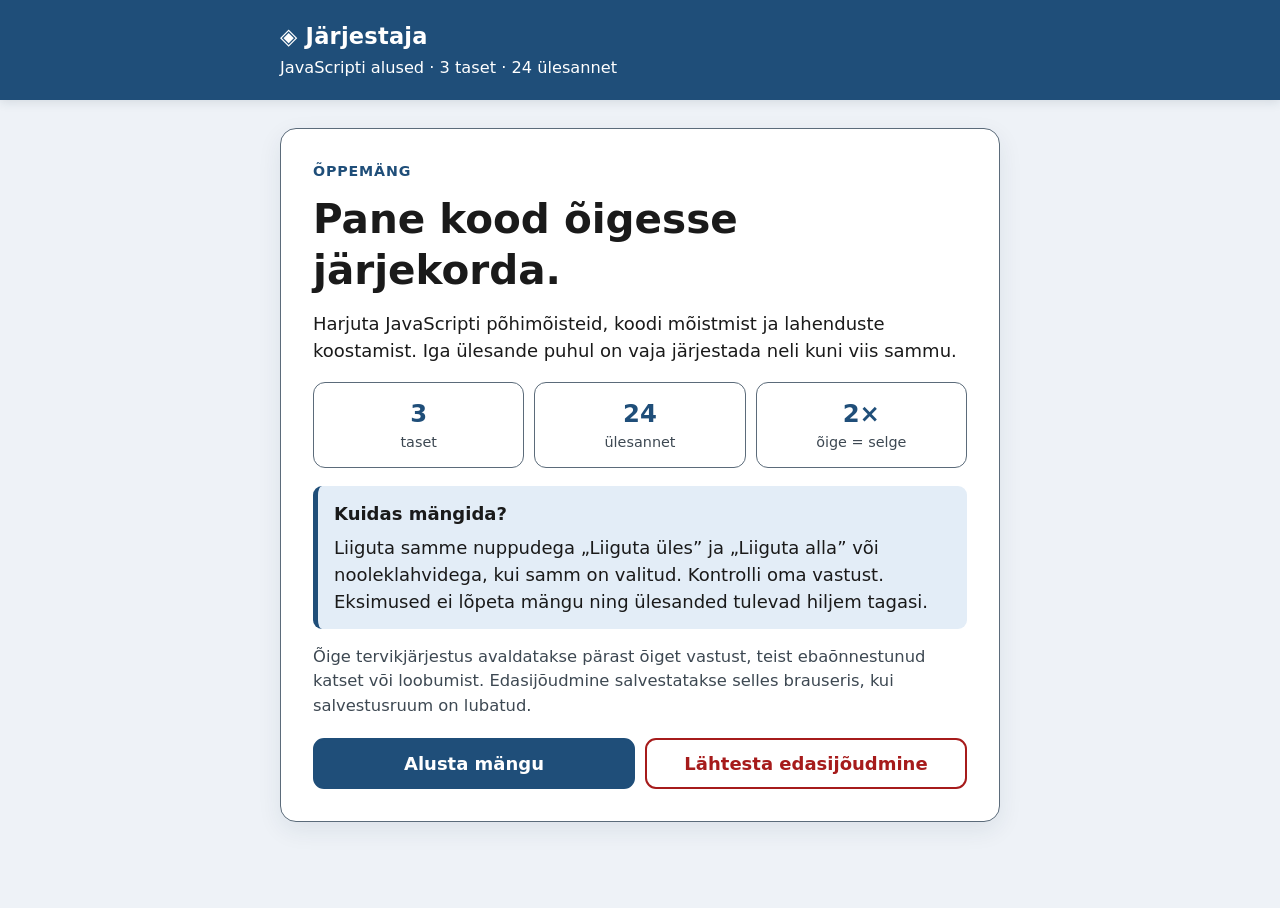
<file: trials/runs/et-sequence-javascript-run2.html>
<!doctype html>
<html lang="et">
<head>
<meta charset="utf-8">
<meta name="viewport" content="width=device-width, initial-scale=1">
<title>JavaScripti alused | Järjestaja</title>
<style>
:root{font-family:system-ui,-apple-system,"Segoe UI",sans-serif;font-size:18px;color:#1A1A1A;background:#EEF2F7}
*{box-sizing:border-box}body{margin:0;color:#1A1A1A;background:#EEF2F7;line-height:1.5}
header{background:#1F4E79;color:#FFF;padding:20px max(20px,calc((100vw - 720px)/2));box-shadow:0 2px 10px #182c3e20}
header .brand{color:#FFF;background:#1F4E79;font-size:1.25rem;font-weight:800;letter-spacing:.01em}header .sub{color:#FFF;background:#1F4E79;font-size:.9rem;margin-top:2px}
main{max-width:752px;margin:28px auto;padding:0 16px 40px;color:#1A1A1A;background:#EEF2F7}
.card{color:#1A1A1A;background:#FFF;border:1px solid #5B6B7A;border-radius:16px;box-shadow:0 8px 25px #152f4615;padding:clamp(18px,4vw,32px);margin-bottom:18px}
h1,h2,h3{color:#1A1A1A;background:transparent;line-height:1.25;margin:0 0 14px}h1{font-size:clamp(1.65rem,5vw,2.25rem)}h2{font-size:1.45rem}h3{font-size:1.08rem}p{margin:0 0 15px;color:#1A1A1A;background:transparent}.muted{color:#3D4852;background:transparent}.small{font-size:.91rem}.eyebrow{font-weight:800;letter-spacing:.06em;text-transform:uppercase;color:#1F4E79;background:#FFF;font-size:.79rem;margin-bottom:12px}.pill{display:inline-block;border:1.5px solid #5B6B7A;background:#E3EDF7;color:#1A1A1A;border-radius:100px;padding:5px 13px;font-weight:700;font-size:.88rem}
button{font:inherit;cursor:pointer;min-height:48px;border-radius:11px;border:2px solid #1F4E79;padding:10px 18px;background:#1F4E79;color:#FFF;font-weight:700;transition:background-color .15s,transform .12s}
button:hover:not(:disabled){background:#163a5d;color:#FFF}button:active:not(:disabled){transform:translateY(1px);background:#102c48;color:#FFF}
button.secondary{background:#FFF;color:#1F4E79}button.secondary:hover:not(:disabled){background:#E3EDF7;color:#1A1A1A}
button.danger{border-color:#A61B1B;background:#FFF;color:#A61B1B}button.danger:hover:not(:disabled){background:#FFF0F0;color:#A61B1B}
button:disabled{background:#E3EDF7;color:#3D4852;border-color:#5B6B7A;opacity:.68;cursor:not-allowed}button:focus-visible,[tabindex]:focus-visible,textarea:focus-visible{outline:4px solid #000;outline-offset:3px}
.actions{display:flex;flex-wrap:wrap;gap:10px;margin-top:20px}.actions>*{flex:1 1 170px}.hidden{display:none!important}
.progress-track{height:15px;background:#FFF;color:#1A1A1A;border:2px solid #5B6B7A;border-radius:20px;overflow:hidden;margin:8px 0 17px}.progress-fill{background:#0B6B2D;color:#FFF;height:100%;width:0%;transition:width .18s}
.metric-row{display:flex;justify-content:space-between;gap:12px;flex-wrap:wrap;font-weight:700;margin-top:14px}.overview{display:grid;grid-template-columns:repeat(3,minmax(0,1fr));gap:10px;margin:18px 0}.mini{padding:13px 10px;text-align:center;border:1.5px solid #5B6B7A;border-radius:12px;background:#FFF;color:#1A1A1A}.mini strong{display:block;font-size:1.35rem;color:#1F4E79;background:#FFF}.mini span{display:block;font-size:.8rem;color:#3D4852;background:#FFF}
.task-grid{display:grid;grid-template-columns:repeat(4,minmax(0,1fr));gap:8px;margin:14px 0 0}.task-chip{font-size:.76rem;padding:10px 4px;text-align:center;border:1.5px solid #5B6B7A;border-radius:9px;background:#FFF;color:#1A1A1A}.task-chip.done{border:2px solid #0B6B2D;background:#E9F5EC;color:#0B6B2D}.task-chip.current{border:3px solid #1F4E79;background:#E3EDF7;color:#1A1A1A}.task-chip b{display:block;color:inherit;background:transparent}
.step-list{list-style:none;padding:0;margin:18px 0}.step{display:flex;gap:13px;align-items:flex-start;background:#FFF;color:#1A1A1A;border:2px solid #5B6B7A;border-radius:13px;padding:13px;margin:10px 0}.step.good{border-color:#0B6B2D;background:#E9F5EC;color:#1A1A1A}.step.bad{border-color:#A61B1B;background:#FFF0F0;color:#1A1A1A}.number{flex:0 0 30px;font-weight:800;color:#1F4E79;background:transparent}.step-main{min-width:0;flex:1;color:#1A1A1A;background:transparent}.code{display:block;color:#1A1A1A;background:transparent;white-space:pre-wrap;overflow-wrap:anywhere;font:500 .88rem/1.5 ui-monospace,SFMono-Regular,Consolas,monospace}.move-buttons{display:flex;gap:7px;margin-top:11px;flex-wrap:wrap}.move-buttons button{min-height:44px;flex:1 1 120px;padding:7px 8px;border-radius:8px;font-size:.82rem}.position{font-size:.87rem;font-weight:800;margin-top:8px;color:#0B6B2D;background:transparent}.step.bad .position{color:#A61B1B;background:transparent}
.feedback{border:2px solid #5B6B7A;border-radius:12px;padding:18px;margin-top:18px;background:#E3EDF7;color:#1A1A1A}.feedback.good{border-color:#0B6B2D;background:#E9F5EC;color:#1A1A1A}.feedback.bad{border-color:#A61B1B;background:#FFF0F0;color:#1A1A1A}.feedback strong{color:#1A1A1A;background:transparent}.feedback h3{color:#1A1A1A;background:transparent}.feedback ol{padding-left:25px;margin:10px 0 14px}.feedback li{margin:8px 0;overflow-wrap:anywhere}
.notice{border-left:5px solid #1F4E79;background:#E3EDF7;color:#1A1A1A;padding:14px 16px;border-radius:9px;margin-bottom:16px}.results-list{padding-left:26px}.results-list li{margin:8px 0}textarea{width:100%;min-height:135px;border:2px solid #5B6B7A;border-radius:9px;padding:12px;font:inherit;color:#1A1A1A;background:#FFF}.error{border:2px solid #A61B1B;background:#FFF0F0;color:#A61B1B;border-radius:9px;padding:12px;margin:15px 0}
@media(max-width:540px){main{margin-top:16px;padding:0 10px 25px}header{padding:16px}.overview{gap:6px}.mini{padding:10px 4px}.mini strong{font-size:1.13rem}.task-grid{grid-template-columns:repeat(4,minmax(0,1fr))}.step{gap:9px;padding:10px}.code{font-size:.8rem}.actions>*{flex:1 1 100%}}
@media(prefers-reduced-motion:reduce){*,*::before,*::after{transition:none!important;animation:none!important;scroll-behavior:auto!important}}
</style>
</head>
<body>
<header><div class="brand">◈ Järjestaja</div><div class="sub">JavaScripti alused · 3 taset · 24 ülesannet</div></header>
<main>
<div id="error" class="error hidden" role="alert"></div>
<section id="welcome" class="card">
 <div class="eyebrow">Õppemäng</div><h1>Pane kood õigesse järjekorda.</h1>
 <p>Harjuta JavaScripti põhimõisteid, koodi mõistmist ja lahenduste koostamist. Iga ülesande puhul on vaja järjestada neli kuni viis sammu.</p>
 <div class="overview"><div class="mini"><strong>3</strong><span>taset</span></div><div class="mini"><strong>24</strong><span>ülesannet</span></div><div class="mini"><strong>2×</strong><span>õige = selge</span></div></div>
 <div class="notice"><strong>Kuidas mängida?</strong><p style="margin:7px 0 0">Liiguta samme nuppudega „Liiguta üles” ja „Liiguta alla” või nooleklahvidega, kui samm on valitud. Kontrolli oma vastust. Eksimused ei lõpeta mängu ning ülesanded tulevad hiljem tagasi.</p></div>
 <p class="muted small">Õige tervikjärjestus avaldatakse pärast õiget vastust, teist ebaõnnestunud katset või loobumist. Edasijõudmine salvestatakse selles brauseris, kui salvestusruum on lubatud.</p>
 <div class="actions"><button id="start">Alusta mängu</button><button id="welcomeReset" class="danger">Lähtesta edasijõudmine</button></div>
</section>
<section id="game" class="hidden">
 <div class="card">
  <div class="metric-row"><span id="levelTag" class="pill"></span><span id="taskCount" class="muted"></span></div>
  <h2 id="levelName" style="margin-top:15px"></h2><p id="levelDesc" class="muted"></p>
  <div class="metric-row"><span>Selgeks õpitud</span><span id="progressText"></span></div>
  <div id="progressTrack" class="progress-track" role="progressbar" aria-label="Mängu edenemine" aria-valuemin="0" aria-valuemax="24" aria-valuenow="0"><div id="progressBar" class="progress-fill"></div></div>
  <h3>Taseme ülesanded</h3><div id="taskGrid" class="task-grid"></div>
 </div>
 <div id="question" class="card" aria-live="polite" aria-atomic="false">
  <div class="eyebrow" id="questionLabel"></div><h2 id="questionTitle" tabindex="-1"></h2>
  <p class="muted small">Järjesta sammud ülevalt alla. Iga rida liigutatakse eraldi.</p>
  <ol id="steps" class="step-list" aria-label="Järjestatavad sammud"></ol>
  <div id="feedback" class="feedback hidden" role="status" aria-live="polite" aria-atomic="true"></div>
  <div class="actions"><button id="check">Kontrolli</button><button id="giveup" class="secondary">Loobun ja vaatan vastust</button><button id="next" class="hidden">Järgmine ülesanne</button></div>
 </div>
 <div class="actions"><button id="results" class="secondary">Vaata tulemusi</button><button id="reset" class="danger">Lähtesta edasijõudmine</button></div>
</section>
<section id="summary" class="card hidden"><div class="eyebrow">Tulemused</div><h1 id="summaryHeading">Minu tulemused</h1><div id="summaryBody"></div><p class="notice">Mängi mõnel teisel päeval uuesti, et teadmisi kinnistada.</p><div class="actions"><button id="copy">Kopeeri minu tulemus</button><button id="resume" class="secondary">Jätka harjutamist</button><button id="summaryReset" class="danger">Lähtesta edasijõudmine</button></div><p id="copyStatus" role="status" aria-live="polite" style="margin-top:14px"></p><div id="fallback" class="hidden"><label for="copyText">Kopeeri tekst käsitsi:</label><textarea id="copyText" readonly></textarea></div></section>
<section id="confirmation" class="card hidden" aria-labelledby="confirmTitle"><h2 id="confirmTitle" tabindex="-1">Kas lähtestada edasijõudmine?</h2><p>Kõik senised õiged ja valed vastused kustutatakse ning mäng algab uuesti esimesest tasemest.</p><div class="actions"><button id="confirm" class="danger">Jah, lähtesta edasijõudmine</button><button id="cancel" class="secondary">Loobu</button></div></section>
</main>
<script>
"use strict";
/* QUESTIONS: edit here
   Kõik 24 ülesannet ja õiged vastused asuvad AINULT selles andmeplokis.
   Iga steps-massiiv on õiges järjekorras. Iga ülesanne on ühe
   üheselt määratud järjestusega: sammud sõltuvad eelnevatest
   muutujatest või koodi süntaksist. */
const QUESTIONS = [
 {level:1,name:"Meenutamine",description:"Meenuta JavaScripti süntaksi põhireegleid ja koodikonstruktsioonide osi.",tasks:[
  {id:"M01",title:"Järjesta funktsiooni deklaratsiooni neli osa.",steps:["function ruut(arv) {","  const tulemus = arv * arv;","  return tulemus;","}"],why:"Funktsiooni päisele järgnevad arvutus ja tagastuslause ning lõpuks sulgev looksulg."},
  {id:"M02",title:"Järjesta tingimuslause osad.",steps:["if (arv > 0) {","  console.log(\"Positiivne\");","} else {","  console.log(\"Mittepositiivne\");","}"],why:"If-haru asub enne else-haru ja kumbki koodiplokk peab olema õigesti suletud."},
  {id:"M03",title:"Järjesta for-tsükli osad.",steps:["for (let i = 0; i < 3; i++) {","  const paaris = i * 2;","  console.log(paaris);","}"],why:"Tsükli keha kasutab loendurit, arvutab väärtuse, väljastab selle ja seejärel sulgub."},
  {id:"M04",title:"Järjesta while-tsükli osad.",steps:["let loendur = 0;","while (loendur < 3) {","  loendur += 1;","}"],why:"Loendur tuleb luua enne tingimuse kontrolli ning selle väärtust muudetakse tsükli sees."},
  {id:"M05",title:"Järjesta try-catch-konstruktsiooni osad.",steps:["try {","  JSON.parse(\"vigane\");","} catch (viga) {","  console.log(viga.name);","}"],why:"Erindit tekitada võiv kood asub try-plokis ja vigade käsitlemine catch-plokis."},
  {id:"M06",title:"Järjesta objekti loomise ja omaduse lugemise laused.",steps:["const raamat = { pealkiri: \"Näide\" };","const pealkiri = raamat.pealkiri;","const teade = \"Raamat: \" + pealkiri;","console.log(teade);"],why:"Objekt tuleb enne omaduse lugemist luua ning teate koostamine eelneb selle väljastamisele."},
  {id:"M07",title:"Järjesta massiivi loomise ja elemendi lugemise laused.",steps:["const varvid = [\"punane\", \"sinine\"];","const esimene = varvid[0];","const tekst = esimene.toUpperCase();","console.log(tekst);"],why:"Massiivist saab elementi lugeda alles pärast selle loomist ning loetud teksti saab enne väljastamist töödelda."},
  {id:"M08",title:"Järjesta switch-konstruktsiooni osad.",steps:["switch (valik) {","  case 1:","    console.log(\"Üks\");","    break;","}"],why:"Switch algab avaldisega, millele järgneb case-haru, selle käsk ja haru lõpetav break."}
 ]},
 {level:2,name:"Mõistmine",description:"Järjesta omavahel seotud tehted ja mõista, kuidas saadakse oodatud tulemus.",tasks:[
  {id:"T01",title:"Kuidas saadakse arvust 4 tulemus 14?",steps:["let arv = 4;","arv += 3;","arv *= 2;","console.log(arv); // 14"],why:"Nelja ja kolme summa korrutatakse kahega, mistõttu tulemus on 14."},
  {id:"T02",title:"Kuidas saab tekstist „  tere  ” tulemuse „TERE”?",steps:["const tekst = \"  tere  \";","const puhas = tekst.trim();","const suur = puhas.toUpperCase();","console.log(suur); // TERE"],why:"Trim eemaldab algus- ja lõputühikud ning toUpperCase muudab tähed suurtähtedeks."},
  {id:"T03",title:"Kuidas leitakse lisatud massiivielement?",steps:["const arvud = [1];","arvud.push(2);","const viimane = arvud[arvud.length - 1];","console.log(viimane); // 2"],why:"Push lisab elemendi massiivi lõppu ja length-1 näitab viimase elemendi indeksit."},
  {id:"T04",title:"Kuidas tekst „8” muutub kahekordseks arvuks 16?",steps:["const sisend = \"8\";","const arv = Number(sisend);","const tulemus = arv * 2;","console.log(tulemus); // 16"],why:"Number teisendab sõne arvuks, mida saab seejärel korrutada kahega."},
  {id:"T05",title:"Kuidas leitakse massiivist paarisarvude arv?",steps:["const arvud = [1, 2, 3, 4];","const paaris = arvud.filter(x => x % 2 === 0);","const kogus = paaris.length;","console.log(kogus); // 2"],why:"Filter jätab alles kaks paarisarvu ning length annab nende arvu."},
  {id:"T06",title:"Kuidas saadakse massiivist tekst „4,8”?",steps:["const arvud = [2, 4];","const kahekordsed = arvud.map(x => x * 2);","const tekst = kahekordsed.join(\",\");","console.log(tekst); // 4,8"],why:"Map kahekordistab massiivi arvud ning join ühendab need komadega eraldatud tekstiks."},
  {id:"T07",title:"Kuidas valitakse tingimusavaldisega teade „Jahe”?",steps:["const temperatuur = 18;","const soe = temperatuur >= 20;","const teade = soe ? \"Soe\" : \"Jahe\";","console.log(teade); // Jahe"],why:"Kuna 18 ei ole vähemalt 20, valib tingimusavaldis teise teate."},
  {id:"T08",title:"Kuidas leitakse sõne esimese tähe koodipunkt?",steps:["const sona = \"A\";","const esimene = sona.charAt(0);","const kood = esimene.codePointAt(0);","console.log(kood); // 65"],why:"Kõigepealt loetakse sõne esimene märk ja seejärel leitakse selle Unicode'i koodipunkt."}
 ]},
 {level:3,name:"Rakendamine",description:"Kasuta JavaScripti uutes praktilistes olukordades, ühendades mitu toimingut.",tasks:[
  {id:"R01",title:"Registreerimisvorm: kontrolli tekstina saadud vanuse alampiiri.",steps:["const sisend = \"21\";","const vanus = Number(sisend);","const lubatud = vanus >= 18;","console.log(lubatud); // true"],why:"Vormist saadud tekst teisendatakse arvuks enne vanusepiiriga võrdlemist."},
  {id:"R02",title:"Ostukorv: arvuta kolme kauba koguhind ja võrdle seda piiriga.",steps:["const hinnad = [4, 6, 10];","const summa = hinnad.reduce((s, h) => s + h, 0);","const piisav = summa >= 20;","console.log(piisav); // true"],why:"Hindade summa arvutatakse enne, kui kontrollitakse selle vastavust piirile."},
  {id:"R03",title:"Osalejad: leia M-tähega algavad nimed ja väljasta esimene suurtähtedega.",steps:["const nimed = [\"Mari\", \"Anna\", \"Mati\"];","const sobivad = nimed.filter(n => n.startsWith(\"M\"));","const esimene = sobivad[0].toUpperCase();","console.log(esimene); // MARI"],why:"Nimed filtreeritakse algustähe järgi ning esimene sobiv nimi teisendatakse suurtähtedeks."},
  {id:"R04",title:"Geomeetria: arvuta ruudu pindala funktsiooniga.",steps:["function pindala(kulg) {","  const tulemus = kulg * kulg;","  return tulemus;","}","console.log(pindala(5)); // 25"],why:"Ruudu pindala arvutatakse külje ruuduna ning funktsioon tagastab selle enne väljakutset."},
  {id:"R05",title:"Kasutajatunnus: kontrolli, kas tunnuses on vähemalt kuus märki.",steps:["const tunnus = \"oppija123\";","const pikkus = tunnus.length;","const sobib = pikkus >= 6;","console.log(sobib); // true"],why:"Tunnuse märkide arv peab olema teada enne selle võrdlemist miinimumpikkusega."},
  {id:"R06",title:"Viktoriin: leia suurim punktisumma ja kontrolli eesmärki.",steps:["const punktid = [8, 12, 6];","const suurim = Math.max(...punktid);","const piisav = suurim >= 10;","console.log(piisav); // true"],why:"Suurim punktisumma leitakse enne selle võrdlemist nõutud eesmärgiga."},
  {id:"R07",title:"Artikkel: tee pealkirjast väiketähtede ja sidekriipsudega aadressiosa.",steps:["const pealkiri = \"Tere Maailm\";","const vaike = pealkiri.toLowerCase();","const aadressiosa = vaike.replaceAll(\" \", \"-\");","console.log(aadressiosa); // tere-maailm"],why:"Pealkiri muudetakse väiketähtedeks ja tühikud asendatakse sidekriipsudega enne tulemuse väljastamist."},
  {id:"R08",title:"Taimeri andmed: teisenda 125 sekundit minutiteks ja jäägiks.",steps:["const sekundid = 125;","const minutid = Math.floor(sekundid / 60);","const jaak = sekundid - minutid * 60;","console.log(`${minutid} min ${jaak} s`); // 2 min 5 s"],why:"Kõigepealt leitakse täisminutid ning alles seejärel nende põhjal ülejäänud sekundid."}
 ]}
];
function shuffle(a){a=a.slice();for(let i=a.length-1;i>0;i--){const j=Math.floor(Math.random()*(i+1));[a[i],a[j]]=[a[j],a[i]];}return a;}
const KEY="mangulabor:sequence:javascript-v2";
const memory=Object.create(null);
function saveData(key,value){try{const str=JSON.stringify(value);memory[key]=str;localStorage.setItem(key,str);return true;}catch(e){try{memory[key]=JSON.stringify(value);}catch(ignored){}return false;}}
function loadData(key,defaultValue){try{const s=localStorage.getItem(key);if(s!==null){memory[key]=s;return JSON.parse(s);}}catch(e){}try{if(Object.prototype.hasOwnProperty.call(memory,key))return JSON.parse(memory[key]);}catch(e){}return defaultValue;}
const all=QUESTIONS.flatMap(l=>l.tasks),byId=new Map(all.map(t=>[t.id,t]));
const $=id=>document.getElementById(id);
function emptyProgress(){return{tasks:Object.fromEntries(all.map(t=>[t.id,{right:0,wrong:0}])),attemptsRight:0,attemptsWrong:0};}
function cleanProgress(input){let p=emptyProgress();if(!input||typeof input!=="object")return p;for(const t of all){const x=input.tasks?.[t.id];if(x){p.tasks[t.id].right=Number.isInteger(x.right)?Math.max(0,Math.min(2,x.right)):0;p.tasks[t.id].wrong=Number.isInteger(x.wrong)?Math.max(0,Math.min(1000000,x.wrong)):0;}}p.attemptsRight=Number.isInteger(input.attemptsRight)?Math.max(0,input.attemptsRight):0;p.attemptsWrong=Number.isInteger(input.attemptsWrong)?Math.max(0,input.attemptsWrong):0;return p;}
let progress=cleanProgress(loadData(KEY,emptyProgress()));
let screen="welcome",level=0,queue=[],task=null,order=[],attempts=0,finished=false,position=null,completed=false;
function mastered(id){return progress.tasks[id].right>=2;}
function masteredTotal(){return all.filter(t=>mastered(t.id)).length;}
function activeLevel(){return QUESTIONS.findIndex(l=>l.tasks.some(t=>!mastered(t.id)));}
function levelQueue(i){return shuffle(QUESTIONS[i].tasks.filter(t=>!mastered(t.id)).map(t=>t.id));}
function showScreen(name){screen=name;for(const id of ["welcome","game","summary"]){$(id).classList.toggle("hidden",id!==name);}$("confirmation").classList.add("hidden");}
function shuffledSteps(steps){let x=shuffle(steps);while(x.every((v,i)=>v===steps[i]))x=shuffle(steps);return x;}
function validate(){if(QUESTIONS.length!==3||all.length!==24||byId.size!==24)throw Error("Ülesannete arv ei vasta mängureeglitele.");for(const l of QUESTIONS){if(l.tasks.length!==8)throw Error("Tase on puudulik.");for(const t of l.tasks){if(t.steps.length<4||t.steps.length>7||new Set(t.steps).size!==t.steps.length||!t.why||!t.title)throw Error("Ülesande andmed on vigased.");}}}
function updateOverview(){const current=QUESTIONS[level],n=masteredTotal();$("levelTag").textContent=`${level+1}. tase / 3`;$("levelName").textContent=current.name;$("levelDesc").textContent=current.description;$("taskCount").textContent=`${current.tasks.filter(t=>mastered(t.id)).length}/8 selge`;$("progressText").textContent=`${n}/24`;$("progressBar").style.width=`${n/24*100}%`;$("progressTrack").setAttribute("aria-valuenow",n);const grid=$("taskGrid");grid.replaceChildren();for(const t of current.tasks){const el=document.createElement("div"),p=progress.tasks[t.id];el.className="task-chip"+(mastered(t.id)?" done":task?.id===t.id?" current":"");const a=document.createElement("b");a.textContent=t.id;const b=document.createElement("span");b.textContent=mastered(t.id)?"✔ Selge":`${p.right}/2 õiget`;el.append(a,b);grid.append(el);}}
function start(){completed=false;level=activeLevel();if(level<0){completed=true;showSummary();return;}queue=levelQueue(level);showScreen("game");nextTask();}
function nextTask(){if(level<0||level>=QUESTIONS.length){completed=true;showSummary();return;}if(QUESTIONS[level].tasks.every(t=>mastered(t.id))){level=activeLevel();if(level<0){completed=true;showSummary();return;}queue=levelQueue(level);}queue=queue.filter(id=>!mastered(id));if(!queue.length)queue=levelQueue(level);task=byId.get(queue.shift());if(!task){showError("Ülesannet ei õnnestunud laadida.");return;}order=shuffledSteps(task.steps);attempts=0;finished=false;position=null;$("questionLabel").textContent=`${task.id} · katse 1/2`;$("questionTitle").textContent=task.title;$("feedback").classList.add("hidden");$("feedback").replaceChildren();$("check").classList.remove("hidden");$("giveup").classList.remove("hidden");$("next").classList.add("hidden");updateOverview();render();$("questionTitle").focus();}
function render(focusIndex=null,focusKind="row"){const list=$("steps");list.replaceChildren();order.forEach((line,i)=>{const li=document.createElement("li");li.className="step"+(position?(position[i]?" good":" bad"):"");li.tabIndex=finished?-1:0;li.setAttribute("aria-label",`Samm ${i+1}: ${line}. Liiguta üles- ja allanoolega.`);const num=document.createElement("span");num.className="number";num.textContent=`${i+1}.`;const body=document.createElement("div");body.className="step-main";const code=document.createElement("code");code.className="code";code.textContent=line;body.append(code);if(position){const status=document.createElement("div");status.className="position";status.textContent=position[i]?"✔ Õigel kohal":"✘ Valel kohal";body.append(status);}if(!finished){const controls=document.createElement("div");controls.className="move-buttons";for(const [d,label] of [[-1,"↑ Liiguta üles"],[1,"↓ Liiguta alla"]]){const btn=document.createElement("button");btn.type="button";btn.className="secondary";btn.textContent=label;btn.disabled=(i+d<0||i+d>=order.length);btn.setAttribute("aria-label",`Samm ${i+1}: ${d<0?"Liiguta üles":"Liiguta alla"}`);btn.addEventListener("click",()=>move(i,d,d<0?"up":"down"));controls.append(btn);}body.append(controls);li.addEventListener("keydown",e=>{if(e.target!==li)return;if(e.key==="ArrowUp"||e.key==="ArrowDown"){e.preventDefault();move(i,e.key==="ArrowUp"?-1:1,"row");}});}li.append(num,body);list.append(li);});if(focusIndex!==null&&!finished){const li=list.children[focusIndex];if(li){if(focusKind==="row")li.focus();else{const buttons=li.querySelectorAll("button");const b=buttons[focusKind==="up"?0:1];if(b&&!b.disabled)b.focus();else li.focus();}}}}
function move(i,d,focusKind){if(finished||i+d<0||i+d>=order.length)return;[order[i],order[i+d]]=[order[i+d],order[i]];position=null;render(i+d,focusKind);}
function answerList(parent){const title=document.createElement("h3");title.textContent="Õige järjestus";const ol=document.createElement("ol");for(const line of task.steps){const li=document.createElement("li");const code=document.createElement("code");code.className="code";code.textContent=line;li.append(code);ol.append(li);}parent.append(title,ol);}
function feedbackMessage(isRight,isGiveup=false){const el=$("feedback");el.replaceChildren();el.className="feedback "+(isRight?"good":"bad");const h=document.createElement("h3");h.textContent=isRight?"✔ Õige vastus":isGiveup?"✘ Katse lõpetatud":"✘ Vale vastus";el.append(h);const p=document.createElement("p");if(isRight)p.textContent=mastered(task.id)?"Ülesanne on nüüd selgeks õpitud: kaks õiget vastust!":"Esimene õige vastus on kirjas. Ülesanne tuleb hiljem tagasi.";else if(isGiveup||attempts>=2)p.textContent="Õige järjestus on allpool. Harjutad seda ülesannet hiljem uuesti.";else p.textContent="Mõned sammud on valel kohal. Muuda järjestust ja proovi veel kord; õiget tervikjärjestust veel ei näidata.";el.append(p);if(isRight||isGiveup||attempts>=2)answerList(el);const why=document.createElement("p");const strong=document.createElement("strong");strong.textContent="Selgitus: ";why.append(strong,document.createTextNode(task.why));el.append(why);}
function markAttempt(isRight,isGiveup=false){position=order.map((s,i)=>s===task.steps[i]);if(isRight){progress.tasks[task.id].right=Math.min(2,progress.tasks[task.id].right+1);progress.attemptsRight++;finished=true;}else{progress.tasks[task.id].wrong++;progress.attemptsWrong++;if(isGiveup||attempts>=2)finished=true;}saveData(KEY,progress);feedbackMessage(isRight,isGiveup);$("questionLabel").textContent=`${task.id} · katse ${Math.max(1,attempts)}/2`;if(finished){$("check").classList.add("hidden");$("giveup").classList.add("hidden");$("next").classList.remove("hidden");if(!mastered(task.id)&&!queue.includes(task.id))queue.push(task.id);}updateOverview();render();if(finished)$("next").focus();else $("check").focus();}
function check(){if(finished||!task)return;attempts++;markAttempt(order.every((s,i)=>s===task.steps[i]));}
function giveup(){if(finished||!task)return;markAttempt(false,true);}
function resultInfo(){return{mastered:masteredTotal(),remaining:all.filter(t=>!mastered(t.id))};}
function resultText(){const r=resultInfo();const date=new Intl.DateTimeFormat("et-EE",{day:"2-digit",month:"2-digit",year:"numeric"}).format(new Date());return `Mäng: Järjestaja\nTeema: JavaScripti alused\nKuupäev: ${date}\nÕigeid vastuseid: ${progress.attemptsRight}\nValesid vastuseid: ${progress.attemptsWrong}\nSelgeks õpitud: ${r.mastered}/24\nVeel harjutada: ${r.remaining.length}`;}
function showSummary(){const r=resultInfo();completed=r.mastered===24;showScreen("summary");$("summaryHeading").textContent=completed?"✔ Kõik 24 ülesannet on selged!":"Sinu senine tulemus";const body=$("summaryBody");body.replaceChildren();for(const line of [`Õigeid vastuseid kokku: ${progress.attemptsRight}`,`Valesid vastuseid kokku: ${progress.attemptsWrong}`,`Selgeks õpitud ülesandeid: ${r.mastered}/24`]){const p=document.createElement("p");p.textContent=line;body.append(p);}const heading=document.createElement("h2");heading.textContent="Veel harjutamist vajavad ülesanded";body.append(heading);if(r.remaining.length){const ol=document.createElement("ol");ol.className="results-list";for(const t of r.remaining){const li=document.createElement("li");li.textContent=`${t.id}: ${t.title} (${progress.tasks[t.id].right}/2 õiget)`;ol.append(li);}body.append(ol);}else{const p=document.createElement("p");p.textContent="Kõik ülesanded on selgeks õpitud.";body.append(p);}$("resume").textContent=completed?"Tagasi avaekraanile":"Jätka harjutamist";$("copyStatus").textContent="";$("fallback").classList.add("hidden");$("summaryHeading").tabIndex=-1;$("summaryHeading").focus();}
async function copy(){const text=resultText();try{if(!navigator.clipboard?.writeText)throw Error("Lõikelaud pole saadaval");await navigator.clipboard.writeText(text);$("copyStatus").textContent="✔ Tulemus kopeeriti lõikelauale.";$("fallback").classList.add("hidden");}catch(e){$("copyStatus").textContent="Kopeerimine on blokeeritud. Vali allolev tekst ja kopeeri käsitsi.";$("fallback").classList.remove("hidden");$("copyText").value=text;$("copyText").focus();$("copyText").select();}}
let previousScreen="welcome";
function requestReset(){previousScreen=screen;$("confirmation").classList.remove("hidden");$("confirmTitle").focus();}
function confirmReset(){progress=emptyProgress();saveData(KEY,progress);task=null;queue=[];position=null;completed=false;$("confirmation").classList.add("hidden");showScreen("welcome");$("start").textContent="Alusta mängu";$("start").focus();}
function cancelReset(){$("confirmation").classList.add("hidden");const target=previousScreen==="summary"?$("summaryReset"):previousScreen==="game"?$("reset"):$("welcomeReset");target.focus();}
function showError(msg){const error=$("error");error.textContent=msg;error.classList.remove("hidden");$("welcome").classList.remove("hidden");}
try{validate();if(masteredTotal()>0)$("start").textContent="Jätka mängu";$("start").addEventListener("click",start);$("check").addEventListener("click",check);$("giveup").addEventListener("click",giveup);$("next").addEventListener("click",nextTask);$("results").addEventListener("click",showSummary);$("resume").addEventListener("click",()=>{if(completed){showScreen("welcome");$("start").focus();}else{showScreen("game");$("questionTitle").focus();}});$("copy").addEventListener("click",copy);for(const id of ["reset","welcomeReset","summaryReset"])$(id).addEventListener("click",requestReset);$("confirm").addEventListener("click",confirmReset);$("cancel").addEventListener("click",cancelReset);}catch(e){showError("Mängu käivitamine ebaõnnestus. Proovi leht uuesti avada.");}
</script>
</body>
</html>
</file>
<file: css/styles.css>
/* Mängulabor styles. Colours are chosen for contrast: text #1A1A1A and #3D4852 on white or #F4F6F8 (AA or better),
   buttons white on #1F4E79, borders #5B6B7A (3:1 or better). System fonts only. */
:root {
  --bg: #F4F6F8; --card: #FFFFFF; --text: #1A1A1A; --muted: #3D4852; --accent: #1F4E79;
  --accent-soft: #E3EDF7; --border: #5B6B7A; --focus: #000000;
}
* { box-sizing: border-box; }
html { font-size: 100%; }
body { margin: 0; background: var(--bg); color: var(--text); font: 18px/1.5 system-ui, -apple-system, "Segoe UI", Roboto, Arial, sans-serif; }
.wrap { max-width: 780px; margin: 0 auto; padding: 0 16px; }
.skip { position: absolute; left: -999px; top: 0; background: #FFFFFF; color: var(--text); padding: 8px 12px; z-index: 10; }
.skip:focus { left: 8px; top: 8px; outline: 3px solid var(--focus); }
.top { background: var(--accent); color: #FFFFFF; padding: 20px 0; }
.top-row { display: flex; gap: 16px; align-items: flex-start; justify-content: space-between; }
.brand { margin: 0; font-size: 1.9rem; line-height: 1.2; }
.brand-en { font-size: 1rem; font-weight: 400; margin-left: 6px; }
.tagline { margin: 6px 0 0; max-width: 56ch; }
.lang { display: flex; gap: 6px; flex: none; }
.langbtn { min-width: 48px; min-height: 44px; border: 2px solid #FFFFFF; background: transparent; color: #FFFFFF; font: inherit; font-weight: 700; border-radius: 8px; cursor: pointer; }
.langbtn[aria-pressed="true"] { background: #FFFFFF; color: var(--accent); }
main { padding-top: 16px; padding-bottom: 24px; }
.card { background: var(--card); border: 1px solid var(--border); border-radius: 12px; padding: 16px 18px; margin: 16px 0; }
h2 { margin: 0 0 10px; font-size: 1.3rem; }
h3 { margin: 18px 0 4px; font-size: 1.1rem; }
.field { margin: 12px 0; flex: 1 1 240px; }
.row { display: flex; gap: 16px; flex-wrap: wrap; }
label, legend { font-weight: 600; }
.hint { margin: 2px 0 6px; color: var(--muted); font-size: 0.9rem; font-weight: 400; }
legend.hint { padding: 0; }
input[type=text], select, textarea { width: 100%; min-height: 44px; padding: 8px 10px; font: inherit; color: var(--text); background: #FFFFFF; border: 2px solid var(--border); border-radius: 8px; }
textarea { resize: vertical; }
input:focus, select:focus, textarea:focus, button:focus-visible, summary:focus-visible, a:focus-visible, .game input:focus-visible + .game-body { outline: 3px solid var(--focus); outline-offset: 2px; }
fieldset { border: 0; padding: 0; margin: 0; min-width: 0; }
.game-grid { display: grid; grid-template-columns: repeat(auto-fill, minmax(230px, 1fr)); gap: 12px; }
.game { display: block; cursor: pointer; font-weight: 400; }
.game { position: relative; }
.game input { position: absolute; opacity: 0; width: 1px; height: 1px; }
.game-body { display: block; height: 100%; border: 2px solid var(--border); border-radius: 10px; padding: 10px 12px; background: #FFFFFF; }
.game input:checked + .game-body { border-color: var(--accent); background: var(--accent-soft); box-shadow: inset 0 0 0 1px var(--accent); }
.game-name { display: block; font-weight: 700; }
.game-desc { display: block; margin: 2px 0 4px; }
.game-trains { display: block; color: var(--muted); font-size: 0.9rem; }
.game input:checked + .game-body .game-name::before { content: "✔ "; }
.more { margin-top: 18px; }
.more summary { cursor: pointer; list-style: none; display: flex; align-items: center; justify-content: space-between; gap: 12px; min-height: 56px; padding: 10px 16px; border: 2px solid var(--accent); border-radius: 10px; background: var(--accent-soft); color: var(--text); }
.more summary::-webkit-details-marker { display: none; }
.more summary:hover { background: #D2E3F3; }
.more-text { display: block; }
.more-title { display: block; font-weight: 700; font-size: 1.1rem; color: var(--accent); }
.more-sub { display: block; font-size: 0.9rem; color: var(--muted); }
.more-chevron { flex: none; width: 12px; height: 12px; border-right: 3px solid var(--accent); border-bottom: 3px solid var(--accent); transform: rotate(45deg); margin: -4px 4px 0 0; }
.more[open] .more-chevron { transform: rotate(-135deg); margin: 4px 4px 0 0; }
.more-body { margin-top: 8px; }
.mixbox { margin: 12px 0 0; padding: 10px 14px; border: 2px solid var(--accent); border-radius: 10px; background: var(--accent-soft); }
.mixbox legend { padding: 0 6px; }
.game input:disabled + .game-body { border-style: dashed; cursor: not-allowed; background: #E9ECEF; }
.game input:disabled { cursor: not-allowed; }
.checks { display: grid; gap: 4px; margin: 12px 0; }
.check { display: flex; gap: 10px; align-items: flex-start; min-height: 44px; padding: 6px 0; font-weight: 400; cursor: pointer; }
.check input { width: 22px; height: 22px; margin: 2px 0 0; flex: none; accent-color: var(--accent); }
.source { margin: 14px 0 6px; }
.note { border: 2px solid var(--border); border-radius: 10px; padding: 10px 14px; margin: 12px 0; background: #FFFFFF; }
.note.beta { background: #FFF4CC; border-color: #6B5200; }
.note ul, .note ol { margin: 6px 0 0; padding-left: 22px; }
.empty { margin: 0; color: var(--muted); }
.actions { display: flex; gap: 14px; align-items: center; flex-wrap: wrap; }
button.primary { min-height: 48px; padding: 8px 22px; border: 2px solid var(--accent); border-radius: 8px; background: var(--accent); color: #FFFFFF; font: inherit; font-weight: 700; cursor: pointer; }
.stats { color: var(--muted); font-size: 0.9rem; }
.status { min-height: 1.5em; margin: 8px 0 0; font-weight: 600; color: #0B6B2D; }
.status.fail { color: #A61B1B; }
.preview section { border: 1px solid var(--border); border-radius: 8px; margin: 8px 0; overflow: hidden; }
.preview h4 { margin: 0; padding: 6px 12px; background: var(--accent-soft); color: var(--text); font-size: 0.85rem; letter-spacing: 0.04em; }
.preview pre { margin: 0; padding: 10px 12px; white-space: pre-wrap; word-wrap: break-word; font: 0.85rem/1.5 ui-monospace, SFMono-Regular, Menlo, Consolas, monospace; background: #FFFFFF; color: var(--text); }
.next { padding-left: 22px; margin: 0; }
.next li { margin: 6px 0; }
.foot { border-top: 1px solid var(--border); padding: 12px 0 28px; }
.foot a { color: var(--accent); font-weight: 600; }
.small { font-size: 0.85rem; color: var(--muted); margin: 6px 0; }
[hidden] { display: none !important; }
@media (max-width: 520px) { body { font-size: 17px; } .top-row { flex-direction: column; } }
</file>
